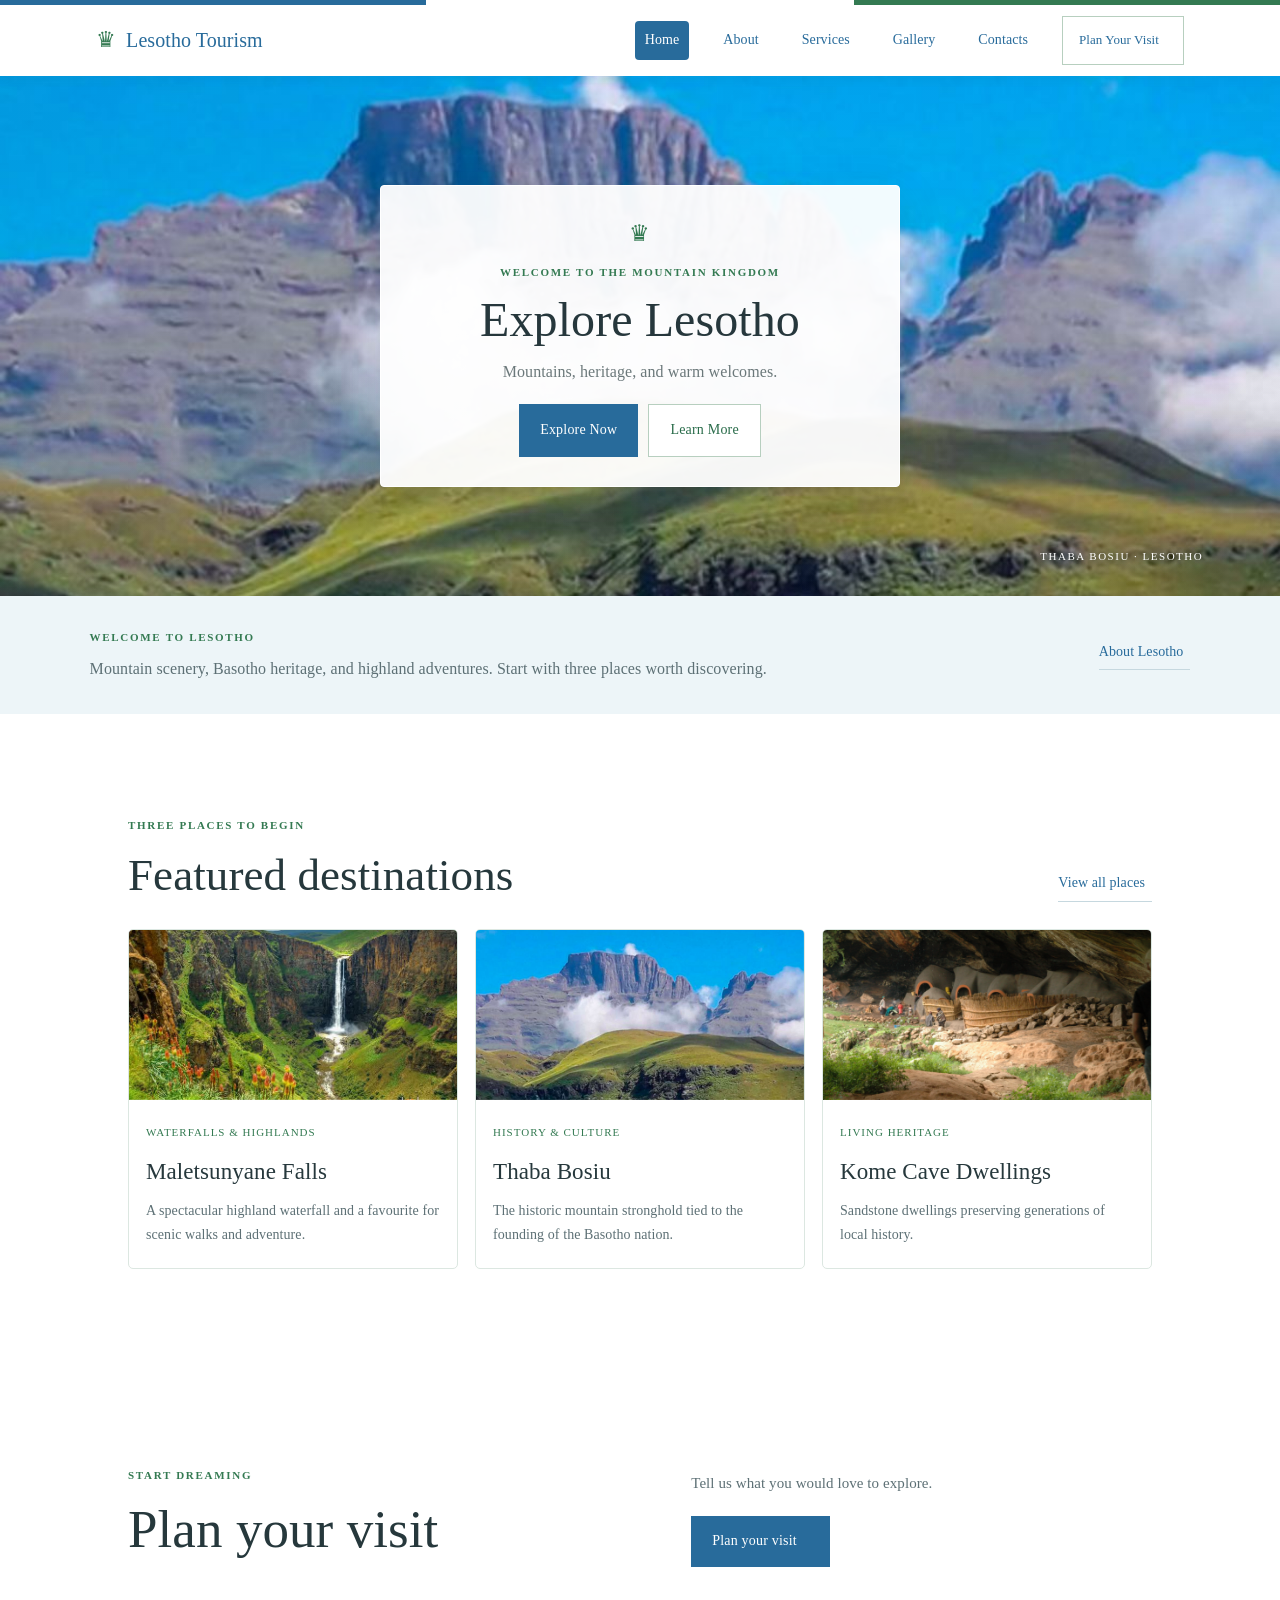
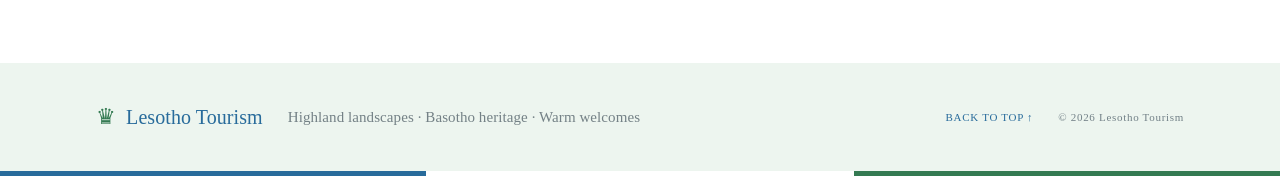
<file: index.html>
<!doctype html>
<html lang="en">

<head>
    <meta charset="utf-8">
    <meta name="viewport" content="width=device-width, initial-scale=1">
    <meta name="description" content="Discover Lesotho's mountain scenery, Basotho culture and highland adventures.">
    <title>Lesotho Tourism | The Mountain Kingdom</title>
    <link rel="stylesheet" href="style.css">
</head>

<body id="top">
    <header class="topbar"><a class="brand" href="index.html"><span class="crown">♛</span> Lesotho Tourism</a><button
            class="menu-toggle" aria-label="Open navigation" aria-expanded="false">☰</button>
        <nav class="nav" aria-label="Main navigation"><a class="active" aria-current="page" href="index.html">Home</a><a
                href="about.html">About</a><a href="services.html">Services</a><a href="gallery.html">Gallery</a><a
                href="contact.html">Contacts</a><a class="visit-link" href="contact.html">Plan Your Visit
                <span></span></a></nav>
    </header>
    <main>
        <section class="hero" id="home"><img class="hero-image" src="pic.jpg"
                alt="High mountain scenery at Thaba Bosiu in Lesotho">
            <div class="hero-wash"></div>
            <div class="welcome"><span class="crown big">♛</span>
                <p class="eyebrow">WELCOME TO THE MOUNTAIN KINGDOM</p>
                <h1>Explore Lesotho</h1>
                <p class="welcome-copy">Mountains, heritage, and warm welcomes.</p>
                <div class="hero-buttons"><a class="button blue" href="gallery.html">Explore Now</a><a
                        class="button ivory" href="about.html">Learn More</a></div>
            </div>
            <p class="image-caption">THABA BOSIU · LESOTHO</p>
        </section><section class="home-intro"><div><p class="eyebrow">WELCOME TO LESOTHO</p><p>Mountain scenery, Basotho heritage, and highland adventures. Start with three places worth discovering.</p></div><a class="text-link" href="about.html">About Lesotho <span></span></a></section>
        
        
        <section class="destinations section" id="places">
            <div class="section-heading">
                <div>
                    <p class="eyebrow">THREE PLACES TO BEGIN</p>
                    <h2>Featured destinations</h2>
                </div><a class="text-link" href="gallery.html">View all places <span></span></a>
            </div>
            <div class="destination-grid">
                <article class="destination"><img src="maletsunyane.jpg" alt="Maletsunyane Falls region">
                    <div><small>WATERFALLS & HIGHLANDS</small>
                        <h3>Maletsunyane Falls</h3>
                        <p>A spectacular highland waterfall and a favourite for scenic walks and adventure.</p>
                    </div>
                </article>
                <article class="destination"><img src="pic.jpg" alt="Thaba Bosiu">
                    <div><small>HISTORY & CULTURE</small>
                        <h3>Thaba Bosiu</h3>
                        <p>The historic mountain stronghold tied to the founding of the Basotho nation.</p>
                    </div>
                </article>
                <article class="destination"><img src="Kome.jpg" alt="Kome Cave Dwellings">
                    <div><small>LIVING HERITAGE</small>
                        <h3>Kome Cave Dwellings</h3>
                        <p>Sandstone dwellings preserving generations of local history.</p>
                    </div>
                </article>
                
                
                
            </div>
        </section>
        
        <section class="contact section">
            <div>
                <p class="eyebrow">START DREAMING</p>
                <h2>Plan your visit</h2>
            </div>
            <div>
                <p>Tell us what you would love to explore.</p><a class="button blue"
                    href="contact.html">Plan your visit <span></span></a>
            </div>
        </section>
    </main>
    <footer><a class="brand" href="index.html"><span class="crown">♛</span> Lesotho Tourism</a>
        <p>Highland landscapes · Basotho heritage · Warm welcomes</p><a href="#top" class="back-top">BACK TO TOP
            ↑</a><small>© 2026 Lesotho Tourism</small>
    </footer>
    <script src="script.js"></script>
</body>

</html>
</file>
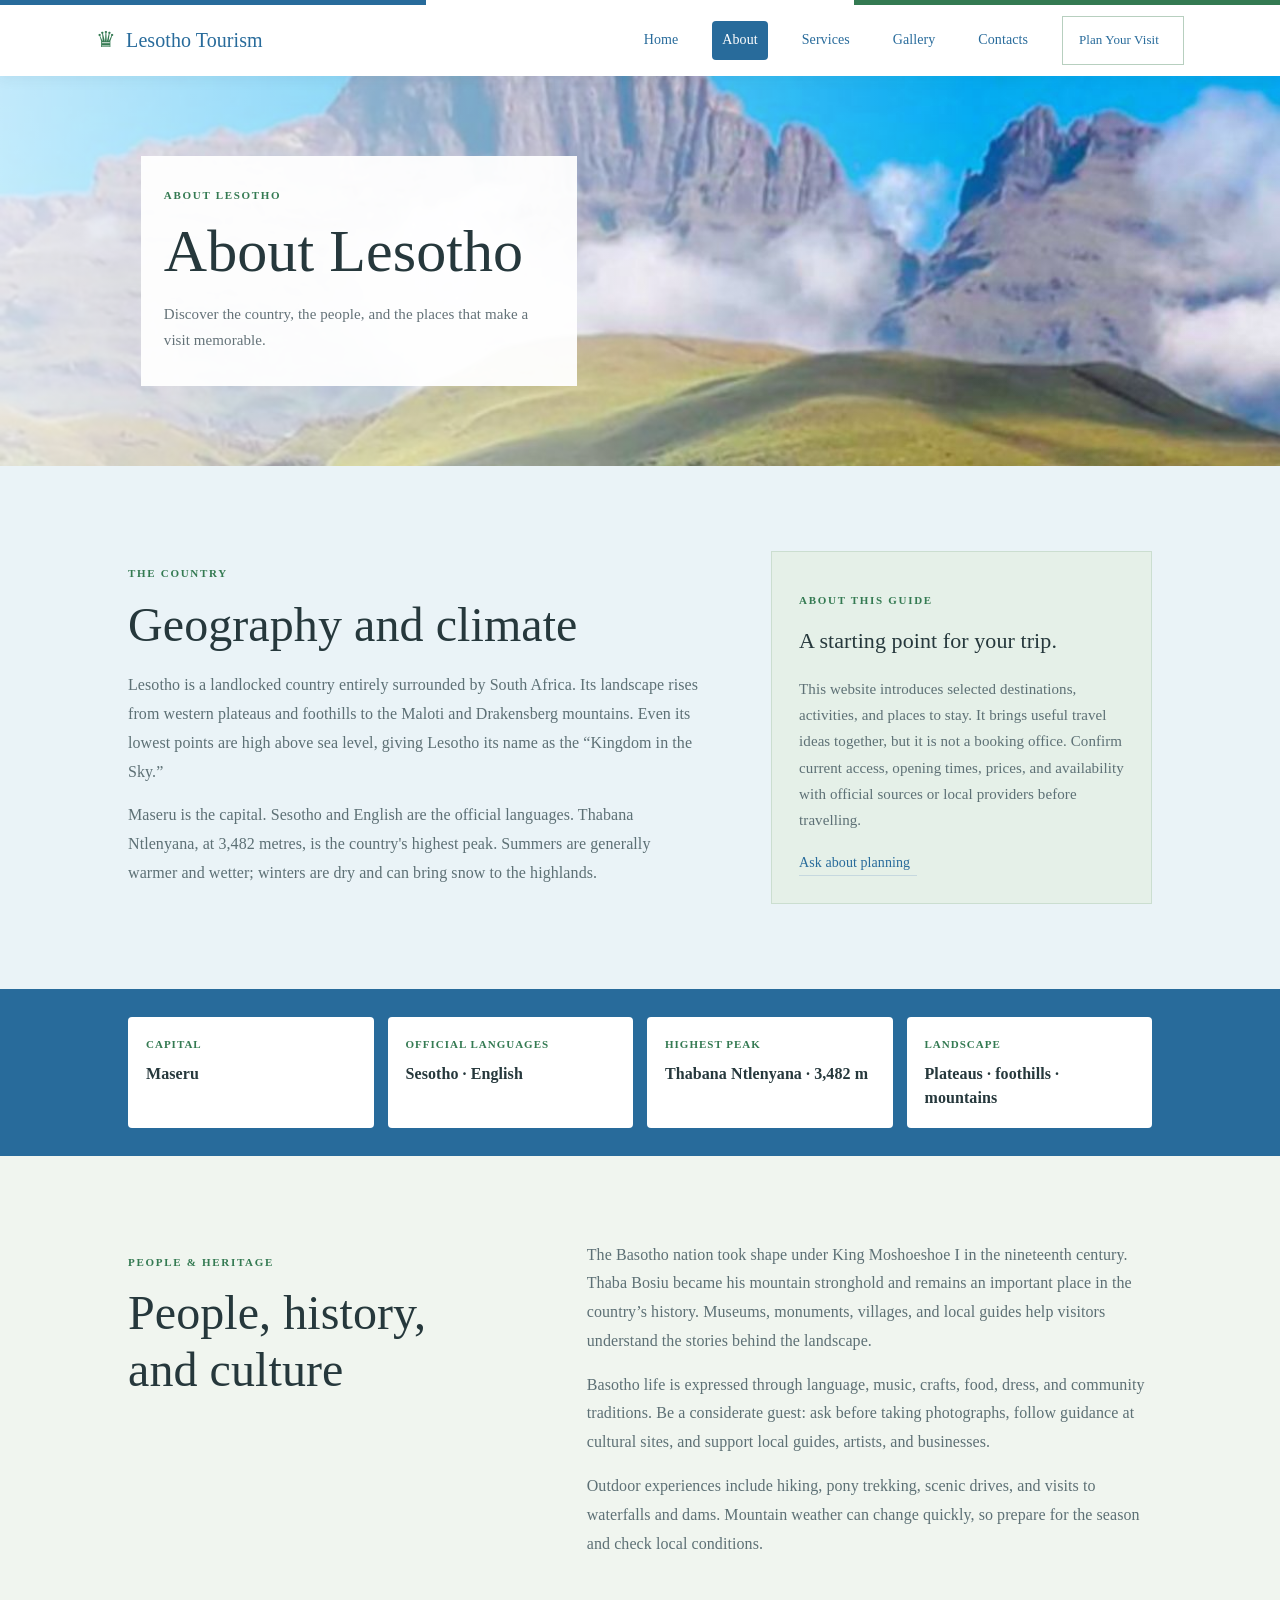
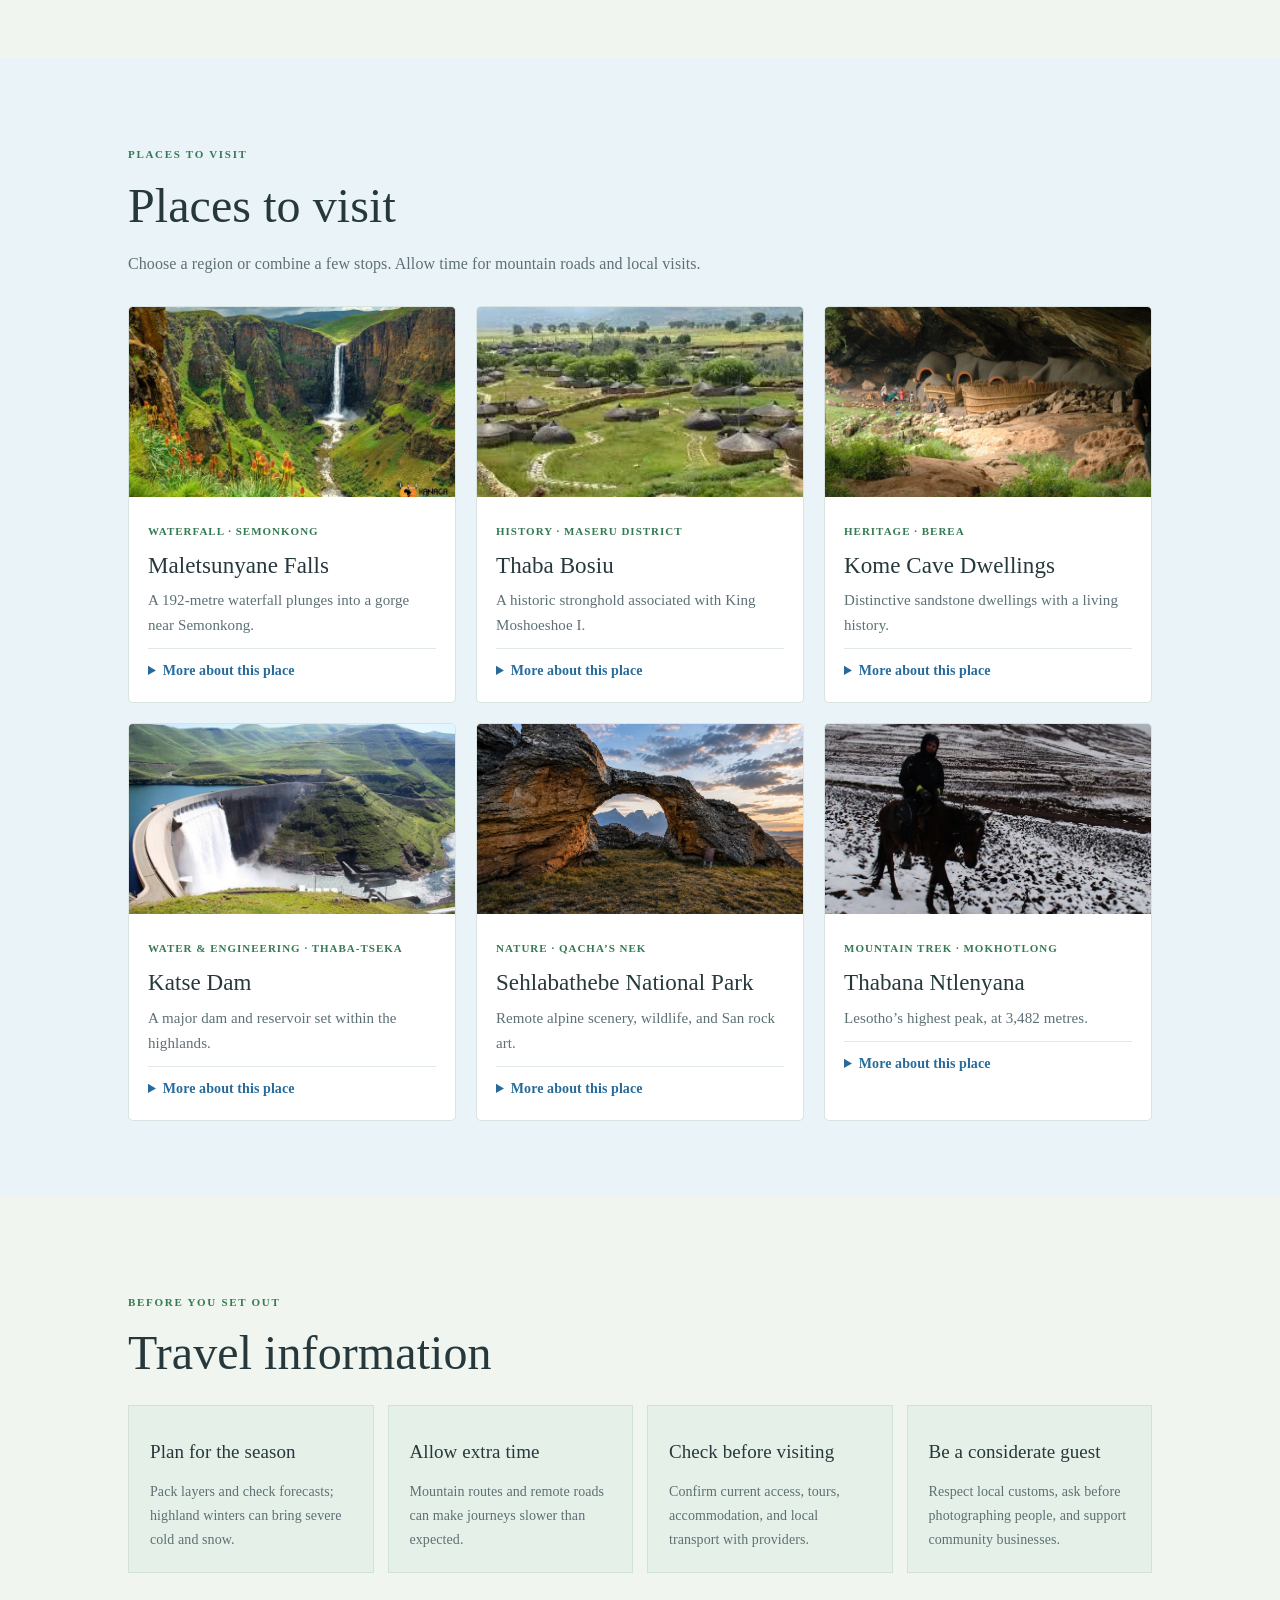
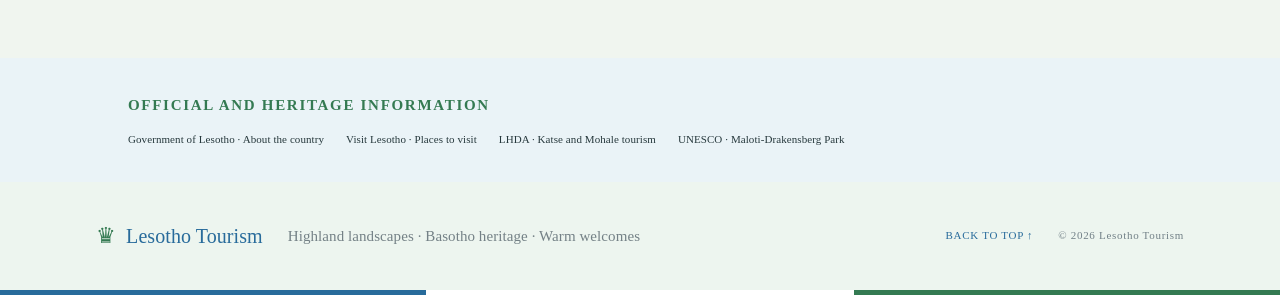
<file: about.html>
<!doctype html><html lang="en"><head><meta charset="utf-8"><meta name="viewport" content="width=device-width, initial-scale=1"><title>About Lesotho | Lesotho Tourism</title><link rel="stylesheet" href="style.css"></head><body id="top"><header class="topbar"><a class="brand" href="index.html"><span class="crown">♛</span> Lesotho Tourism</a><button class="menu-toggle" aria-label="Open navigation" aria-expanded="false">☰</button><nav class="nav" aria-label="Main navigation"><a href="index.html">Home</a><a class="active" aria-current="page" href="about.html">About</a><a href="services.html">Services</a><a href="gallery.html">Gallery</a><a href="contact.html">Contacts</a><a class="visit-link" href="contact.html">Plan Your Visit <span></span></a></nav></header><main>
<section class="page-hero"><img src="pic.jpg" alt="High mountain landscape in Lesotho"><div class="page-hero-copy"><p class="eyebrow">ABOUT LESOTHO</p><h1>About Lesotho</h1><p>Discover the country, the people, and the places that make a visit memorable.</p></div></section>
<section class="section about-intro" id="country"><div class="about-intro-copy"><p class="eyebrow">THE COUNTRY</p><h2>Geography and climate</h2><p>Lesotho is a landlocked country entirely surrounded by South Africa. Its landscape rises from western plateaus and foothills to the Maloti and Drakensberg mountains. Even its lowest points are high above sea level, giving Lesotho its name as the “Kingdom in the Sky.”</p><p>Maseru is the capital. Sesotho and English are the official languages. Thabana Ntlenyana, at 3,482 metres, is the country's highest peak. Summers are generally warmer and wetter; winters are dry and can bring snow to the highlands.</p></div><aside class="about-guide-note"><p class="eyebrow">ABOUT THIS GUIDE</p><h3>A starting point for your trip.</h3><p>This website introduces selected destinations, activities, and places to stay. It brings useful travel ideas together, but it is not a booking office. Confirm current access, opening times, prices, and availability with official sources or local providers before travelling.</p><a class="text-link" href="contact.html">Ask about planning <span></span></a></aside></section>
<section class="quick-facts"><article><span>CAPITAL</span><strong>Maseru</strong></article><article><span>OFFICIAL LANGUAGES</span><strong>Sesotho · English</strong></article><article><span>HIGHEST PEAK</span><strong>Thabana Ntlenyana · 3,482 m</strong></article><article><span>LANDSCAPE</span><strong>Plateaus · foothills · mountains</strong></article></section>
<section class="section about-people"><div><p class="eyebrow">PEOPLE & HERITAGE</p><h2>People, history, and culture</h2></div><div><p>The Basotho nation took shape under King Moshoeshoe I in the nineteenth century. Thaba Bosiu became his mountain stronghold and remains an important place in the country’s history. Museums, monuments, villages, and local guides help visitors understand the stories behind the landscape.</p><p>Basotho life is expressed through language, music, crafts, food, dress, and community traditions. Be a considerate guest: ask before taking photographs, follow guidance at cultural sites, and support local guides, artists, and businesses.</p><p>Outdoor experiences include hiking, pony trekking, scenic drives, and visits to waterfalls and dams. Mountain weather can change quickly, so prepare for the season and check local conditions.</p></div></section>
<section class="place-guide"><div class="place-guide-heading"><p class="eyebrow">PLACES TO VISIT</p><h2>Places to visit</h2><p>Choose a region or combine a few stops. Allow time for mountain roads and local visits.</p></div><div class="place-guide-grid">
<article class="place-guide-card"><img src="maletsunyane.jpg" alt="Maletsunyane Falls in a mountain gorge"><div><span>WATERFALL · SEMONKONG</span><h3>Maletsunyane Falls</h3><p>A 192-metre waterfall plunges into a gorge near Semonkong.</p><details><summary>More about this place</summary><p>Enjoy the viewpoints and surrounding highland scenery. Local operators can arrange guides, pony trips, hikes, and abseiling. Confirm activity availability and safety arrangements before booking.</p></details></div></article>
<article class="place-guide-card"><img src="thaba-busiu.jpg" alt="Thaba Bosiu historic mountain"><div><span>HISTORY · MASERU DISTRICT</span><h3>Thaba Bosiu</h3><p>A historic stronghold associated with King Moshoeshoe I.</p><details><summary>More about this place</summary><p>Located about 24 kilometres from Maseru, Thaba Bosiu is a national monument and important site in Basotho history. Allow time for the cultural village and local interpretation.</p></details></div></article>
<article class="place-guide-card"><img src="Kome.jpg" alt="Kome Cave Dwellings built into sandstone"><div><span>HERITAGE · BEREA</span><h3>Kome Cave Dwellings</h3><p>Distinctive sandstone dwellings with a living history.</p><details><summary>More about this place</summary><p>The dwellings are in the Pulane area of Berea. The site is connected with Basotho family histories and cultural activities. Follow local guidance, since the site is still part of community life.</p></details></div></article>
<article class="place-guide-card"><img src="katse.jpg" alt="Katse Dam reservoir among mountain ranges"><div><span>WATER & ENGINEERING · THABA-TSEKA</span><h3>Katse Dam</h3><p>A major dam and reservoir set within the highlands.</p><details><summary>More about this place</summary><p>Learn about the Lesotho Highlands Water Project and the surrounding mountain scenery. The LHDA lists dam-wall tours and visitor information; check its current schedule and booking requirements before travelling.</p></details></div></article>
<article class="place-guide-card"><img src="sehlabathebe.jpg" alt="Open grasslands and rock formations in Sehlabathebe National Park"><div><span>NATURE · QACHA’S NEK</span><h3>Sehlabathebe National Park</h3><p>Remote alpine scenery, wildlife, and San rock art.</p><details><summary>More about this place</summary><p>Lesotho’s first national park is part of the transnational Maloti-Drakensberg World Heritage property. Roads are remote and may be rough; plan transport, accommodation, food, and park access in advance.</p></details></div></article>
<article class="place-guide-card"><img src="thabana.jpg" alt="Mountain scenery near Thabana Ntlenyana"><div><span>MOUNTAIN TREK · MOKHOTLONG</span><h3>Thabana Ntlenyana</h3><p>Lesotho’s highest peak, at 3,482 metres.</p><details><summary>More about this place</summary><p>This high-altitude destination is best approached with careful planning and experienced local support. Prepare for cold, wind, changing weather, and challenging terrain.</p></details></div></article>
</div></section>
<section class="section travel-notes"><p class="eyebrow">BEFORE YOU SET OUT</p><h2>Travel information</h2><div class="travel-note-grid"><article><h3>Plan for the season</h3><p>Pack layers and check forecasts; highland winters can bring severe cold and snow.</p></article><article><h3>Allow extra time</h3><p>Mountain routes and remote roads can make journeys slower than expected.</p></article><article><h3>Check before visiting</h3><p>Confirm current access, tours, accommodation, and local transport with providers.</p></article><article><h3>Be a considerate guest</h3><p>Respect local customs, ask before photographing people, and support community businesses.</p></article></div></section>
<section class="section source-links"><p class="eyebrow">OFFICIAL AND HERITAGE INFORMATION</p><p>Government of Lesotho · About the country</p><p>Visit Lesotho · Places to visit</p><p>LHDA · Katse and Mohale tourism</p><p>UNESCO · Maloti-Drakensberg Park</p></section>
</main><footer><a class="brand" href="index.html"><span class="crown">♛</span> Lesotho Tourism</a><p>Highland landscapes · Basotho heritage · Warm welcomes</p><a href="#top" class="back-top">BACK TO TOP ↑</a><small>© 2026 Lesotho Tourism</small></footer><script src="script.js"></script></body></html>
</file>
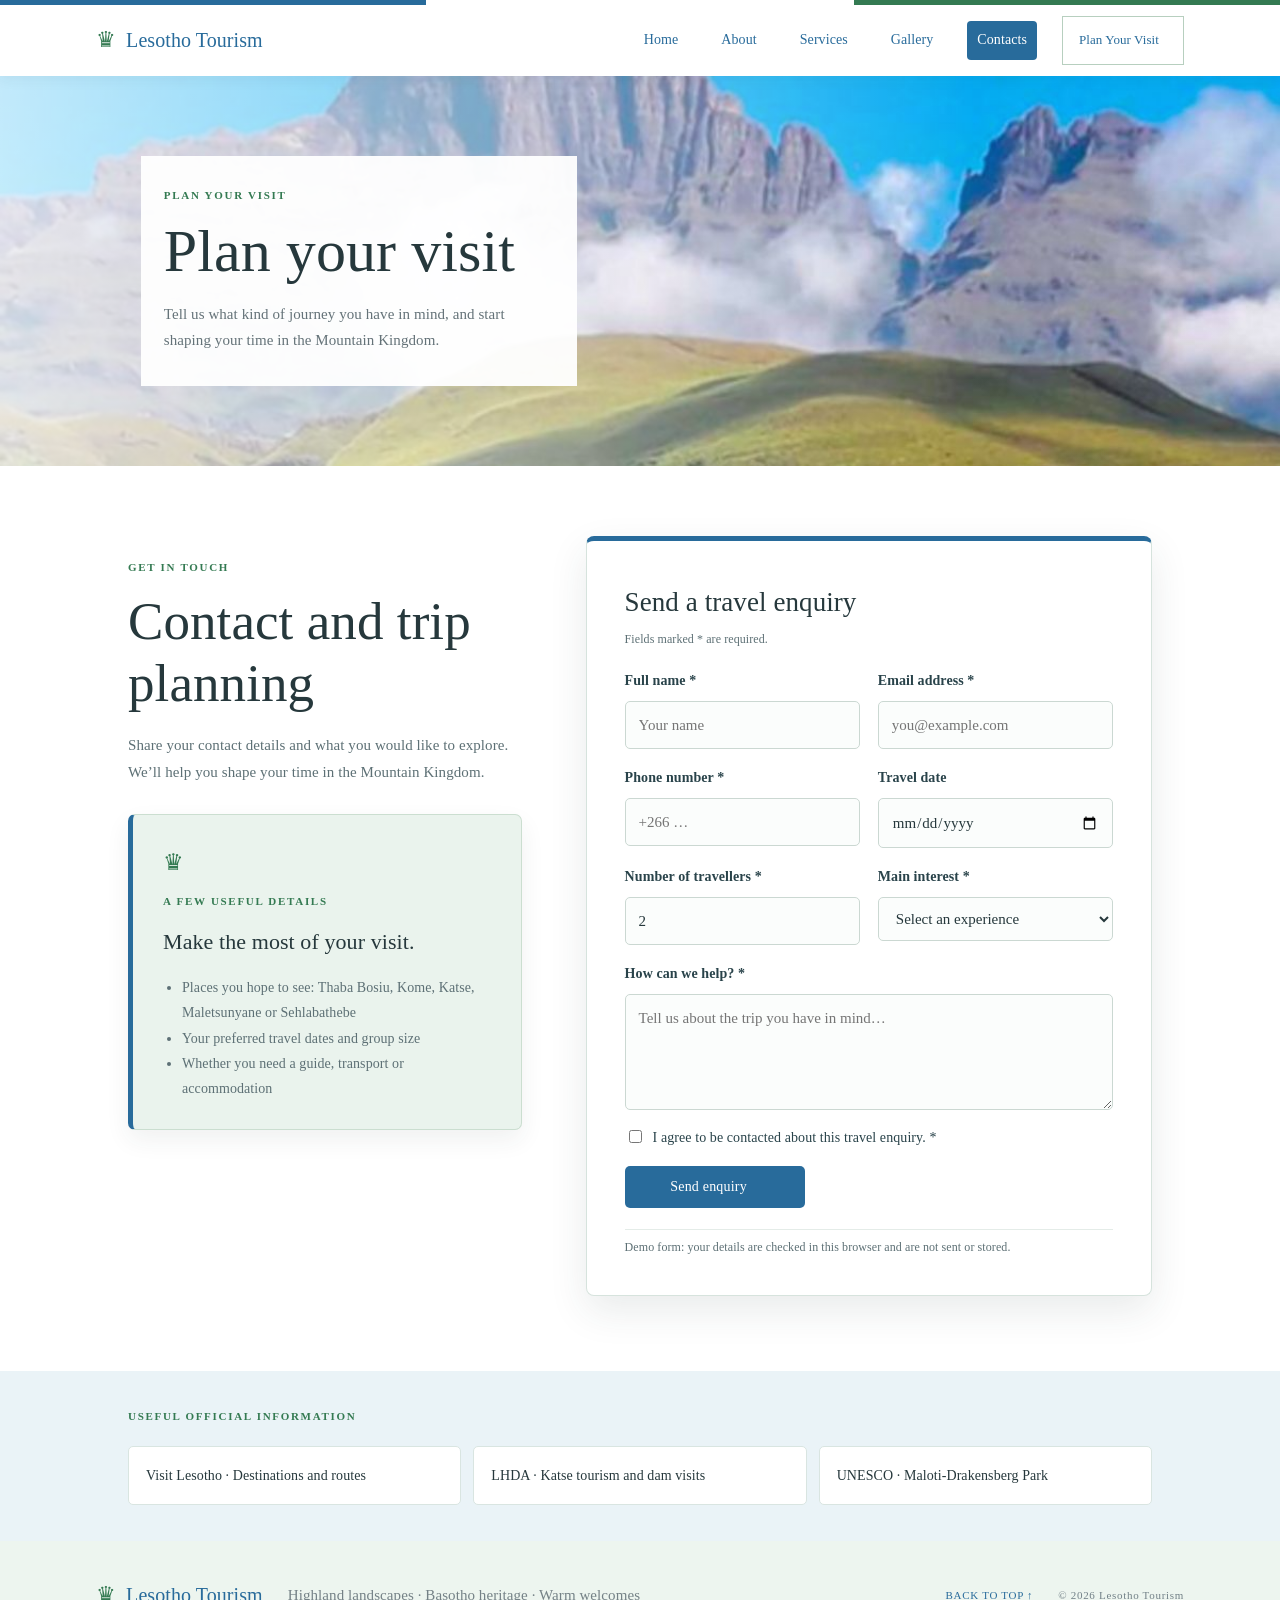
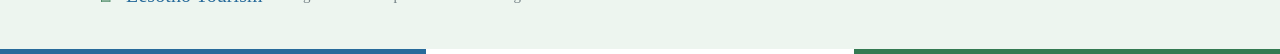
<file: contact.html>
<!doctype html><html lang="en"><head><meta charset="utf-8"><meta name="viewport" content="width=device-width, initial-scale=1"><title>Contacts | Lesotho Tourism</title><link rel="stylesheet" href="style.css"></head><body id="top"><header class="topbar"><a class="brand" href="index.html"><span class="crown">♛</span> Lesotho Tourism</a><button class="menu-toggle" aria-label="Open navigation" aria-expanded="false">☰</button><nav class="nav" aria-label="Main navigation"><a href="index.html">Home</a><a href="about.html">About</a><a href="services.html">Services</a><a href="gallery.html">Gallery</a><a class="active" aria-current="page" href="contact.html">Contacts</a><a class="visit-link" href="contact.html">Plan Your Visit <span></span></a></nav></header><main><section class="page-hero"><img src="pic.jpg" alt="Lesotho mountain landscape"><div class="page-hero-copy"><p class="eyebrow">PLAN YOUR VISIT</p><h1>Plan your visit</h1><p>Tell us what kind of journey you have in mind, and start shaping your time in the Mountain Kingdom.</p></div></section><section class="section contact-layout"><div class="contact-form-intro"><p class="eyebrow">GET IN TOUCH</p><h2>Contact and trip planning</h2><p>Share your contact details and what you would like to explore. We’ll help you shape your time in the Mountain Kingdom.</p><div class="contact-card"><span class="crown big">♛</span><p class="eyebrow">A FEW USEFUL DETAILS</p><h3>Make the most of your visit.</h3><ul><li>Places you hope to see: Thaba Bosiu, Kome, Katse, Maletsunyane or Sehlabathebe</li><li>Your preferred travel dates and group size</li><li>Whether you need a guide, transport or accommodation</li></ul></div></div><form class="contact-form" id="contactForm" novalidate><h3>Send a travel enquiry</h3><p class="form-intro">Fields marked * are required.</p><div class="form-grid"><div class="field"><label for="visitorName">Full name *</label><input id="visitorName" name="name" type="text" autocomplete="name" required minlength="2" placeholder="Your name"><small class="error">Please enter your name (at least 2 characters).</small></div><div class="field"><label for="visitorEmail">Email address *</label><input id="visitorEmail" name="email" type="email" autocomplete="email" required placeholder="you@example.com"><small class="error">Enter a valid email address.</small></div><div class="field"><label for="visitorPhone">Phone number *</label><input id="visitorPhone" name="phone" type="tel" autocomplete="tel" required pattern="[+0-9() .-]{7,20}" placeholder="+266 …"><small class="error">Enter a valid phone number.</small></div><div class="field"><label for="travelDate">Travel date</label><input id="travelDate" name="travelDate" type="date"></div><div class="field"><label for="travelers">Number of travellers *</label><input id="travelers" name="travelers" type="number" min="1" max="30" value="2" required><small class="error">Choose between 1 and 30 travellers.</small></div><div class="field"><label for="interest">Main interest *</label><select id="interest" name="interest" required><option value="" selected disabled>Select an experience</option><option>Culture and heritage</option><option>Hiking and waterfalls</option><option>Pony trekking</option><option>Accommodation</option><option>Transport and itinerary</option></select><small class="error">Please select an interest.</small></div><div class="field field-full"><label for="visitorMessage">How can we help? *</label><textarea id="visitorMessage" name="message" rows="4" required minlength="10" placeholder="Tell us about the trip you have in mind…"></textarea><small class="error">Please enter at least 10 characters.</small></div><div class="field field-full"><label class="consent"><input type="checkbox" id="contactConsent" required><span>I agree to be contacted about this travel enquiry. *</span></label><small class="error">Please confirm before submitting.</small></div><div class="field-full"><button class="button blue form-submit" type="submit">Send enquiry <span></span></button><p class="form-success" id="formSuccess" role="status" aria-live="polite"></p><p class="form-note">Demo form: your details are checked in this browser and are not sent or stored.</p></div></div></form></section><section class="contact-sources"><p class="eyebrow">USEFUL OFFICIAL INFORMATION</p><p>Visit Lesotho · Destinations and routes</p><p>LHDA · Katse tourism and dam visits</p><p>UNESCO · Maloti-Drakensberg Park</p></section></main><footer><a class="brand" href="index.html"><span class="crown">♛</span> Lesotho Tourism</a><p>Highland landscapes · Basotho heritage · Warm welcomes</p><a href="#top" class="back-top">BACK TO TOP ↑</a><small>© 2026 Lesotho Tourism</small></footer><script src="script.js"></script></body></html>
</file>
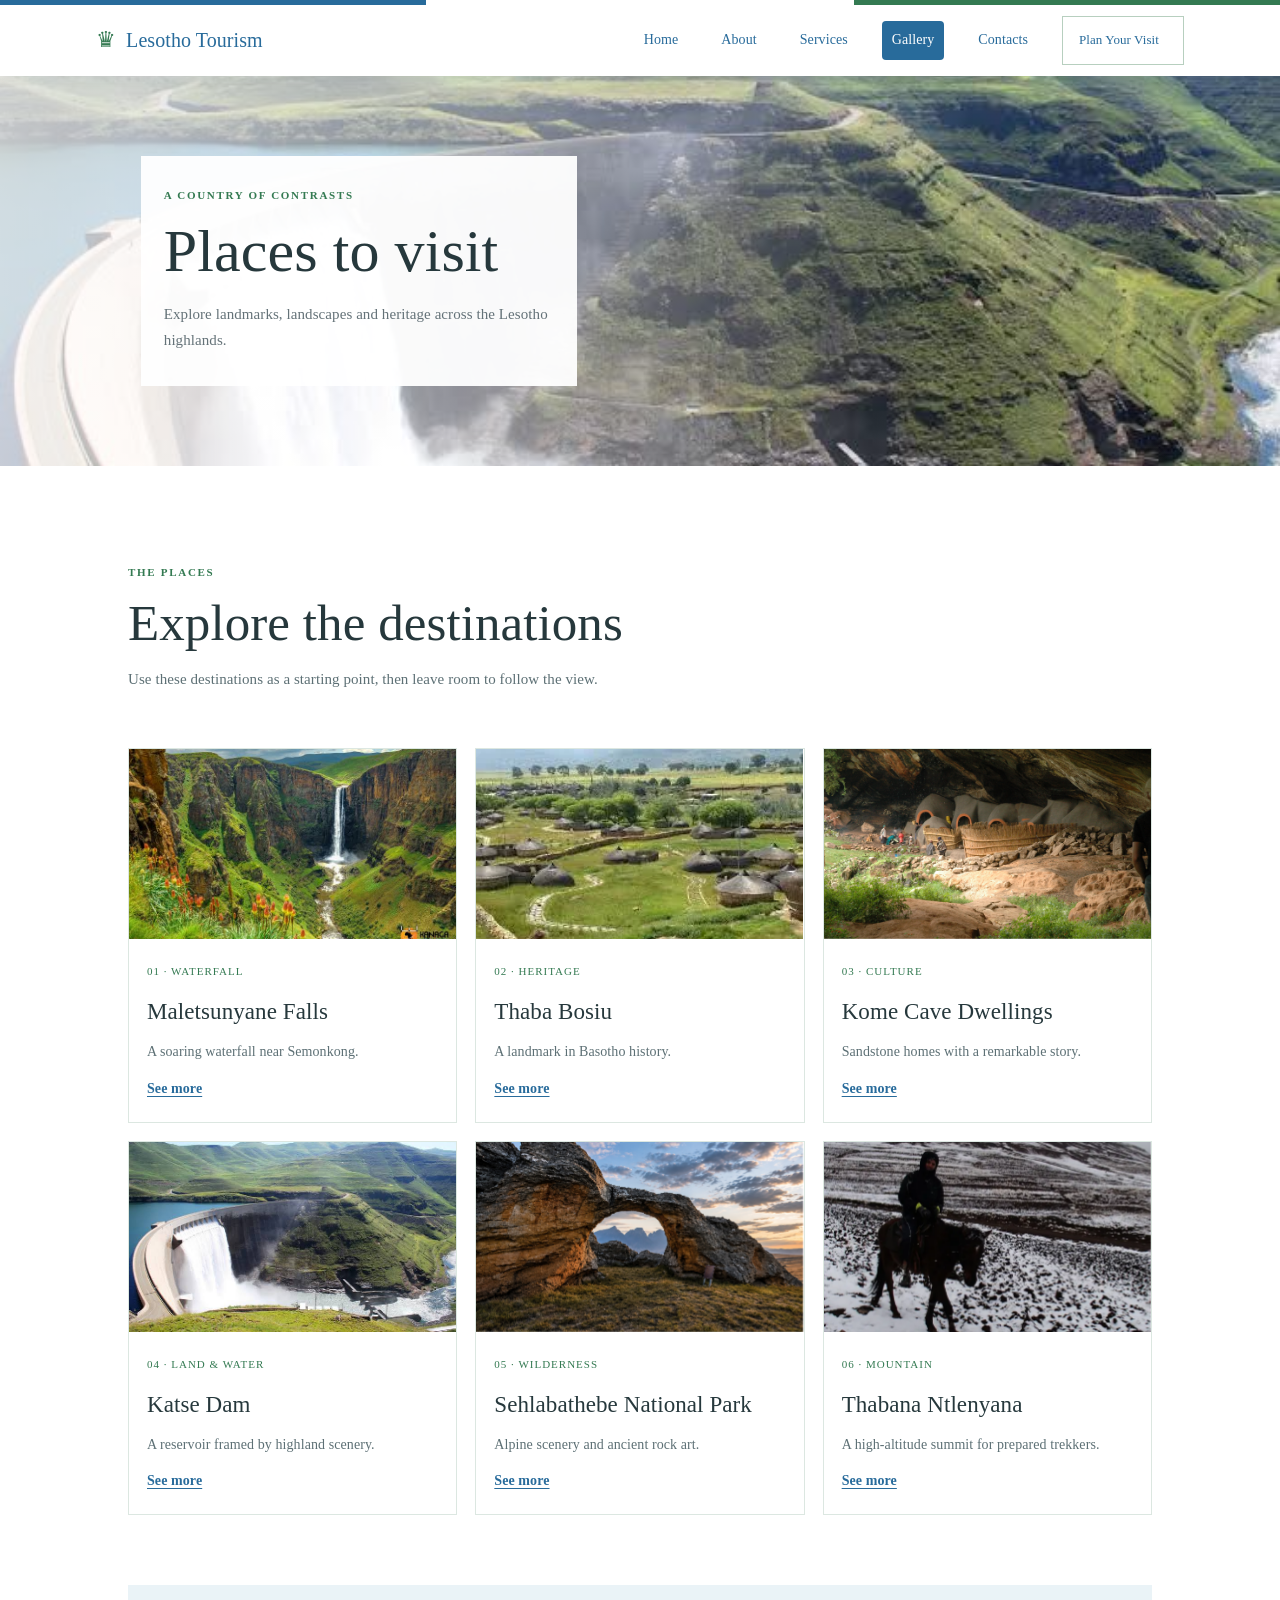
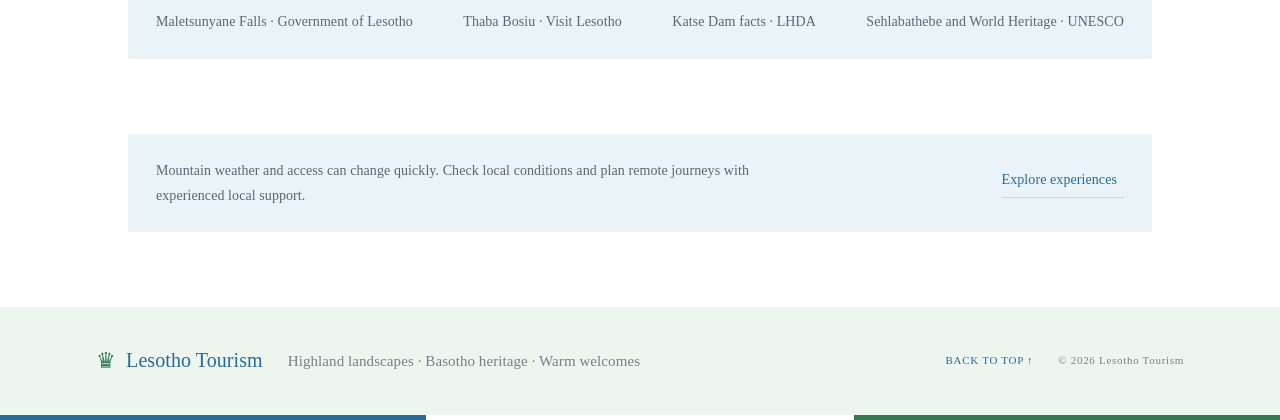
<file: gallery.html>
<!doctype html>
<html lang="en">

<head>
    <meta charset="utf-8">
    <meta name="viewport" content="width=device-width, initial-scale=1">
    <title>Places & Gallery | Lesotho Tourism</title>
    <link rel="stylesheet" href="style.css">
</head>

<body id="top">
    <header class="topbar"><a class="brand" href="index.html"><span class="crown">♛</span> Lesotho Tourism</a><button
            class="menu-toggle" aria-label="Open navigation" aria-expanded="false">☰</button>
        <nav class="nav" aria-label="Main navigation"><a href="index.html">Home</a><a href="about.html">About</a><a
                href="services.html">Services</a><a class="active" aria-current="page" href="gallery.html">Gallery</a><a href="contact.html">Contacts</a><a
                class="visit-link" href="contact.html">Plan Your Visit <span></span></a></nav>
    </header>
    <main>
        <section class="page-hero"><img src="katse.jpg" alt="Katse Dam and the Lesotho highlands">
            <div class="page-hero-copy">
                <p class="eyebrow">A COUNTRY OF CONTRASTS</p>
                <h1>Places to visit</h1>
                <p>Explore landmarks, landscapes and heritage across the Lesotho highlands.</p>
            </div>
        </section>
        <section class="section gallery-intro">
            <p class="eyebrow">THE PLACES</p>
            <h2>Explore the destinations</h2>
            <p>Use these destinations as a starting point, then leave room to follow the view.</p>
        </section>
        <section class="gallery-grid">
            <article><img src="maletsunyane.jpg" alt="Maletsunyane Falls region">
                <div><small>01 · WATERFALL</small>
                    <h3>Maletsunyane Falls</h3>
                    <p class="gallery-summary">A soaring waterfall near Semonkong.</p><details class="gallery-more"><summary>See more</summary><p>The single-drop falls plunge 192 metres. Take in the views, hike nearby, or ask local operators about guided activities and abseiling.</p></details>
                </div>
            </article>
            <article><img src="thaba-busiu.jpg" alt="Thaba Bosiu">
                <div><small>02 · HERITAGE</small>
                    <h3>Thaba Bosiu</h3>
                    <p class="gallery-summary">A landmark in Basotho history.</p><details class="gallery-more"><summary>See more</summary><p>King Moshoeshoe I established his mountain stronghold here in 1824. Visit the cultural village and learn about the formation of the Basotho nation.</p></details>
                </div>
            </article>
            <article><img src="Kome.jpg" alt="Kome Cave Dwellings">
                <div><small>03 · CULTURE</small>
                    <h3>Kome Cave Dwellings</h3>
                    <p class="gallery-summary">Sandstone homes with a remarkable story.</p><details class="gallery-more"><summary>See more</summary><p>See homes built into sandstone rock and learn about the families and traditions connected with this remarkable site.</p></details>
                </div>
            </article>
            <article><img src="katse.jpg" alt="Katse Dam">
                <div><small>04 · LAND & WATER</small>
                    <h3>Katse Dam</h3>
                    <p class="gallery-summary">A reservoir framed by highland scenery.</p><details class="gallery-more"><summary>See more</summary><p>The Katse Dam wall rises 185 metres. The reservoir and surrounding highlands make a memorable stop; check with LHDA for current visitor tours.</p></details>
                </div>
            </article>
            <article><img src="sehlabathebe.jpg" alt="Sehlabathebe National Park">
                <div><small>05 · WILDERNESS</small>
                    <h3>Sehlabathebe National Park</h3>
                    <p class="gallery-summary">Alpine scenery and ancient rock art.</p><details class="gallery-more"><summary>See more</summary><p>Part of the Maloti-Drakensberg transnational World Heritage property, the park is known for mountain scenery, rare species and San rock art.</p></details>
                </div>
            </article>
            <article><img src="thabana.jpg" alt="Thabana Ntlenyana">
                <div><small>06 · MOUNTAIN</small>
                    <h3>Thabana Ntlenyana</h3>
                    <p class="gallery-summary">A high-altitude summit for prepared trekkers.</p><details class="gallery-more"><summary>See more</summary><p>At 3,482 metres, this is the highest peak in Lesotho. Plan with experienced local support and prepare for changing high-altitude weather.</p></details>
                </div>
            </article>
        </section>
        <section class="gallery-tip">
            <p>Maletsunyane Falls · Government of Lesotho</p>
            <p>Thaba Bosiu · Visit Lesotho</p>
            <p>Katse Dam facts ·
                    LHDA</p>
            <p>Sehlabathebe and World
                    Heritage · UNESCO</p>
        </section>
        <section class="gallery-tip">
            <p>Mountain weather and access can change quickly. Check local conditions and plan remote journeys with
                experienced local support.</p><a class="text-link" href="services.html">Explore experiences
                <span></span></a>
        </section>
    </main>
    <footer><a class="brand" href="index.html"><span class="crown">♛</span> Lesotho Tourism</a>
        <p>Highland landscapes · Basotho heritage · Warm welcomes</p><a href="#top" class="back-top">BACK TO TOP
            ↑</a><small>© 2026 Lesotho Tourism</small>
    </footer>
    <script src="script.js"></script>
</body>

</html>
</file>
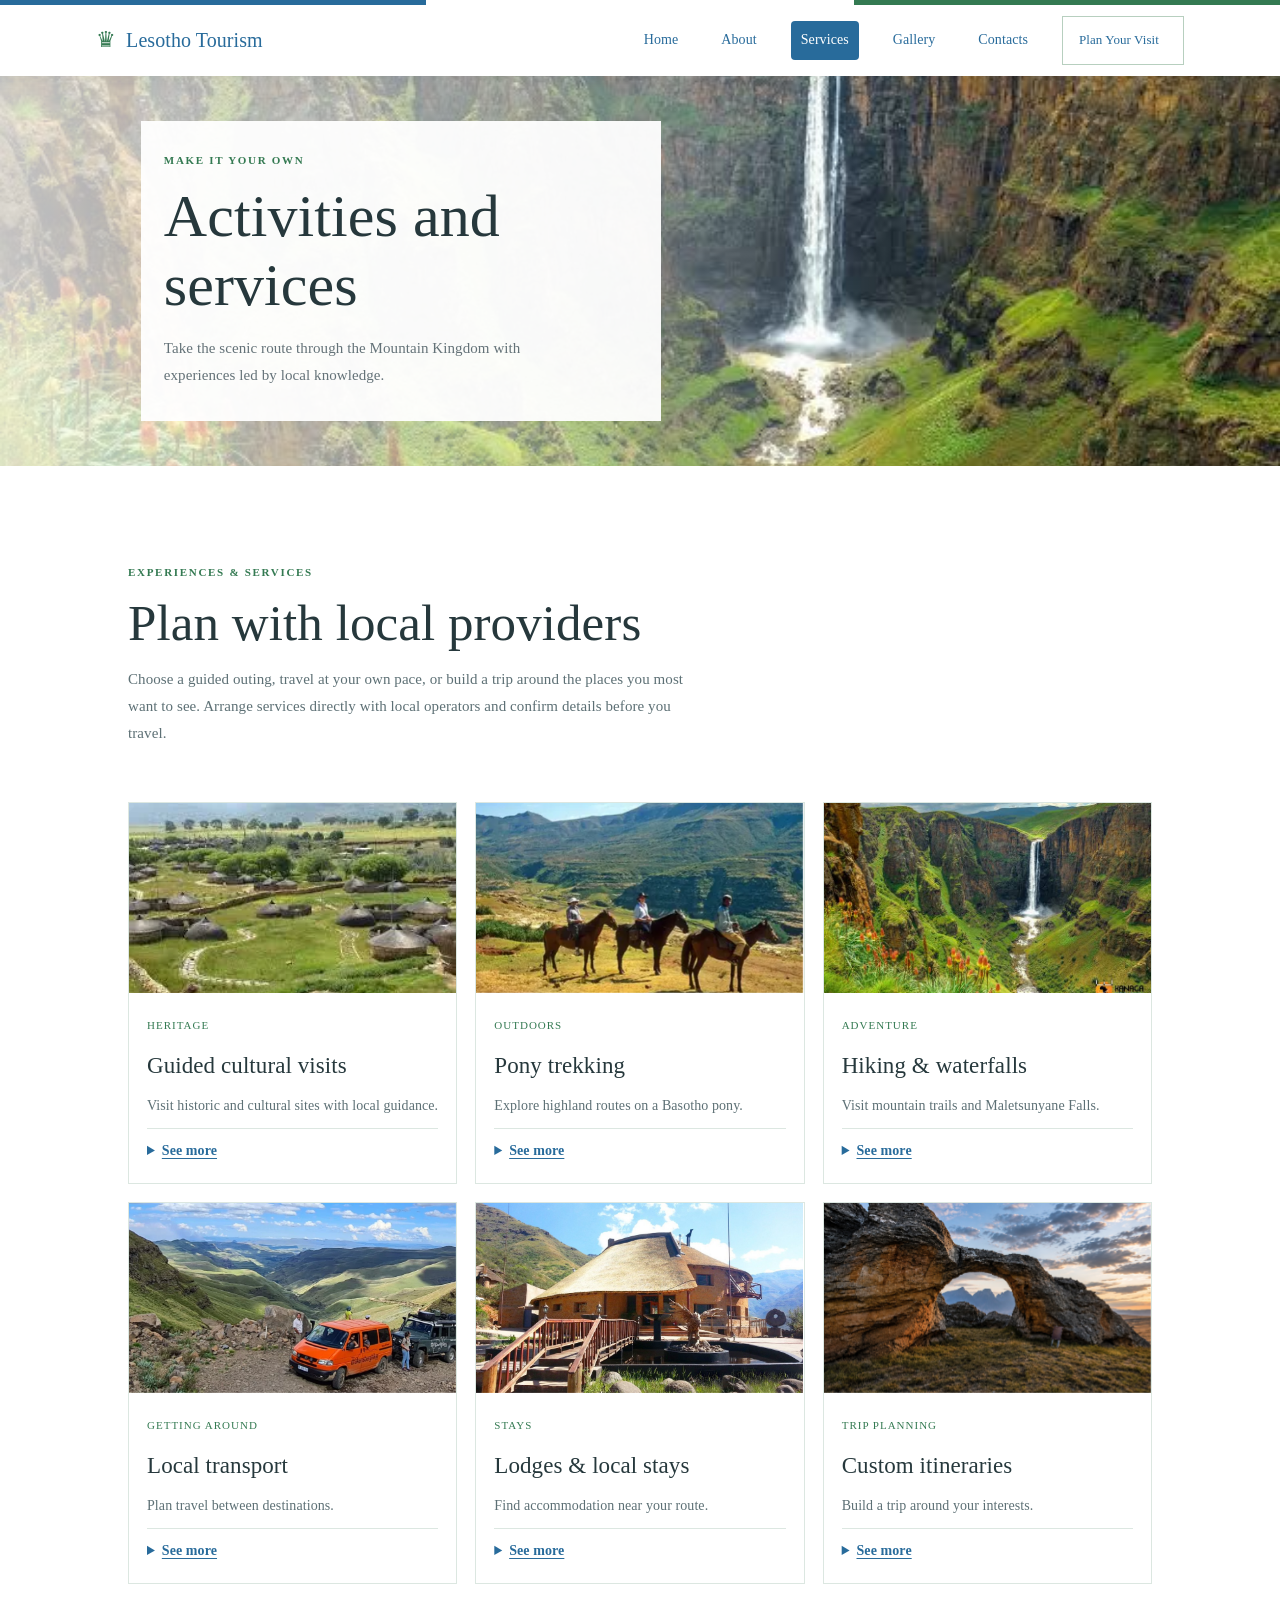
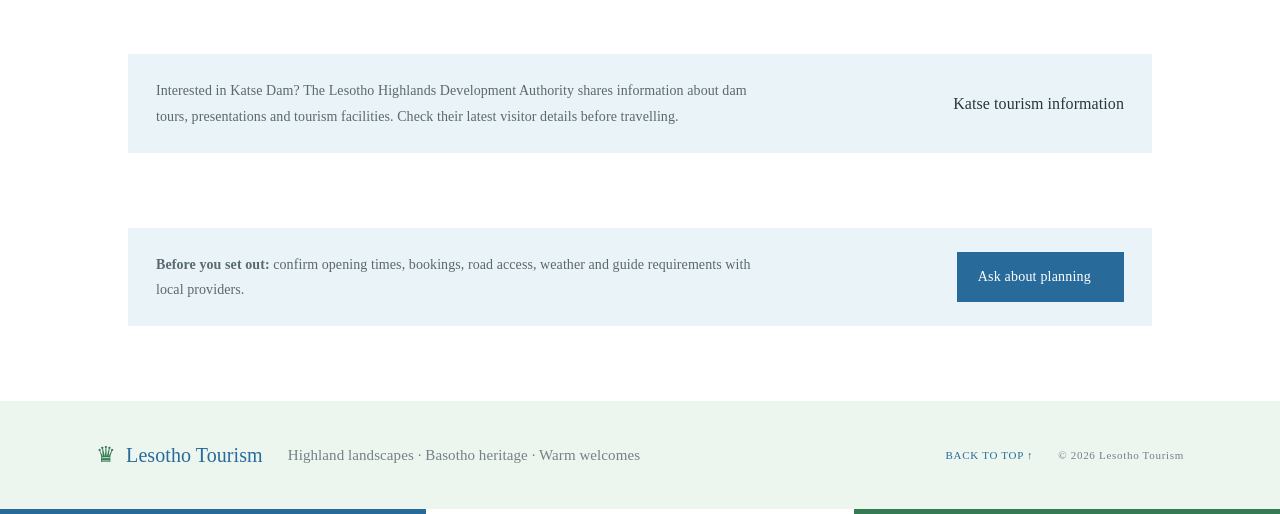
<file: services.html>
<!doctype html><html lang="en"><head><meta charset="utf-8"><meta name="viewport" content="width=device-width, initial-scale=1"><title>Experiences | Lesotho Tourism</title><link rel="stylesheet" href="style.css"></head><body id="top"><header class="topbar"><a class="brand" href="index.html"><span class="crown">♛</span> Lesotho Tourism</a><button class="menu-toggle" aria-label="Open navigation" aria-expanded="false">☰</button><nav class="nav" aria-label="Main navigation"><a href="index.html">Home</a><a href="about.html">About</a><a class="active" aria-current="page" href="services.html">Services</a><a href="gallery.html">Gallery</a><a href="contact.html">Contacts</a><a class="visit-link" href="contact.html">Plan Your Visit <span></span></a></nav></header><main><section class="page-hero"><img src="maletsunyane.jpg" alt="Lesotho highland scenery"><div class="page-hero-copy"><p class="eyebrow">MAKE IT YOUR OWN</p><h1>Activities and services</h1><p>Take the scenic route through the Mountain Kingdom with experiences led by local knowledge.</p></div></section><section class="section service-intro"><p class="eyebrow">EXPERIENCES & SERVICES</p><h2>Plan with local providers</h2><p>Choose a guided outing, travel at your own pace, or build a trip around the places you most want to see. Arrange services directly with local operators and confirm details before you travel.</p></section><section class="service-grid"><article><img src="thaba-busiu.jpg" alt="Thaba Bosiu"><div><small>HERITAGE</small><h3>Guided cultural visits</h3><p class="service-summary">Visit historic and cultural sites with local guidance.</p><details class="service-more"><summary>See more</summary><p>Visit Thaba Bosiu, the mountain stronghold of King Moshoeshoe I, or explore Kome Cave Dwellings with a local guide. Ask in advance about opening times, guide availability and cultural protocols.</p></details></div></article><article><img src="download.webp" alt="Basotho pony"><div><small>OUTDOORS</small><h3>Pony trekking</h3><p class="service-summary">Explore highland routes on a Basotho pony.</p><details class="service-more"><summary>See more</summary><p>Basotho pony treks offer a way to reach highland paths and rural villages. Options range from shorter rides to multi-day routes; confirm route length, equipment, accommodation and riding experience with the operator.</p></details></div></article><article><img src="maletsunyane.jpg" alt="Mountain scenery"><div><small>ADVENTURE</small><h3>Hiking & waterfalls</h3><p class="service-summary">Visit mountain trails and Maletsunyane Falls.</p><details class="service-more"><summary>See more</summary><p>Maletsunyane Falls near Semonkong drops 192 metres. Depending on local arrangements, visitors can enjoy viewpoints, hiking and abseiling; confirm current access and safety requirements before booking.</p></details></div></article><article><img src="trans.webp" alt="Transport for mountain roads"><div><small>GETTING AROUND</small><h3>Local transport</h3><p class="service-summary">Plan travel between destinations.</p><details class="service-more"><summary>See more</summary><p>Mountain roads can be challenging and journey times vary. Arrange a suitable vehicle and driver for your route, and check road and weather conditions before departure.</p></details></div></article><article><img src="lodge-outsife21-1024x768.jpg" alt="Lodge accommodation"><div><small>STAYS</small><h3>Lodges & local stays</h3><p class="service-summary">Find accommodation near your route.</p><details class="service-more"><summary>See more</summary><p>Choose accommodation close to the places on your route. Booking ahead is especially helpful for remote areas; ask about meals, transport, facilities and local community experiences.</p></details></div></article><article><img src="sehlabathebe.jpg" alt="Sehlabathebe landscape"><div><small>TRIP PLANNING</small><h3>Custom itineraries</h3><p class="service-summary">Build a trip around your interests.</p><details class="service-more"><summary>See more</summary><p>Plan realistic travel days between destinations. A local operator can help combine heritage visits, hiking, pony trekking and time to enjoy the scenery without rushing.</p></details></div></article></section><section class="service-note"><p>Interested in Katse Dam? The Lesotho Highlands Development Authority shares information about dam tours, presentations and tourism facilities. Check their latest visitor details before travelling.</p>Katse tourism information</section><section class="service-note"><p><b>Before you set out:</b> confirm opening times, bookings, road access, weather and guide requirements with local providers.</p><a class="button blue" href="contact.html">Ask about planning <span></span></a></section></main><footer><a class="brand" href="index.html"><span class="crown">♛</span> Lesotho Tourism</a><p>Highland landscapes · Basotho heritage · Warm welcomes</p><a href="#top" class="back-top">BACK TO TOP ↑</a><small>© 2026 Lesotho Tourism</small></footer><script src="script.js"></script></body></html>
</file>
<file: style.css>
:root{--ink:#25333a;--muted:#677780;--blue:#69acd5;--blue-dark:#418dbd;--gold:#c4a263;--cream:#fffefa;--pale:#f4f9fc}*{box-sizing:border-box}html{scroll-behavior:smooth}body{margin:0;background:var(--cream);color:var(--ink);font-family:Georgia,'Times New Roman',serif}a{color:inherit;text-decoration:none}.topbar{height:76px;background:rgba(255,254,250,.97);display:flex;align-items:center;justify-content:space-between;padding:0 7.5%;position:sticky;top:0;z-index:10;box-shadow:0 2px 16px #263b4b0c}.brand{display:flex;align-items:center;gap:10px;font-family:Georgia,'Times New Roman',serif;font-size:17px;color:#35444a}.crown{font-size:22px;color:var(--gold)}.nav{display:flex;align-items:center;gap:26px;font-size:11px;color:#4d5b60}.nav a:not(.visit-link):hover,.nav .active{color:var(--blue-dark)}.nav .active{border-bottom:1px solid var(--blue);padding-bottom:5px}.visit-link{padding:12px 16px;border:1px solid #dfcfad;color:#59636a}.visit-link span{color:var(--gold);padding-left:8px}.menu-toggle{display:none;border:0;background:transparent;font-size:23px;color:var(--ink)}.hero{height:520px;position:relative;display:grid;place-items:center;overflow:hidden;background:#b7d4e2}.hero-image,.hero-wash{position:absolute;inset:0;width:100%;height:100%}.hero-image{object-fit:cover;object-position:center 45%}.hero-wash{background:linear-gradient(90deg,#f8fbfa38,#ffffff1a 55%,#f2f5f225),linear-gradient(0deg,#344b4d28,transparent 45%)}.welcome{position:relative;z-index:1;width:min(520px,90%);padding:28px 35px 29px;text-align:center;background:rgba(255,254,250,.94);border:1px solid #fff;border-radius:4px;box-shadow:0 14px 45px #253b4d28}.crown.big{font-size:23px}.eyebrow{font-size:9px;letter-spacing:2px;font-weight:700;color:#347a52;margin:12px 0}.welcome .eyebrow{margin:9px 0}.welcome h1{font-family:Georgia,'Times New Roman',serif;font-weight:500;font-size:clamp(29px,4vw,42px);line-height:1.1;margin:8px 0;color:#26373c}.welcome-copy{max-width:390px;margin:11px auto 18px;color:#6b787a;font-size:12px;line-height:1.7}.hero-buttons{display:flex;justify-content:center;gap:10px}.button{display:inline-flex;align-items:center;gap:12px;justify-content:center;padding:11px 19px;font-size:10px;letter-spacing:.2px}.button.blue{background:var(--blue);color:white}.button.blue:hover{background:var(--blue-dark)}.button.ivory{border:1px solid #d8c9a8;color:#276c49;background:#fffefa}.image-caption{position:absolute;right:6%;bottom:19px;color:white;font-size:8px;letter-spacing:1.8px;text-shadow:0 1px 8px #243c4c}.features{position:relative;z-index:2;display:grid;grid-template-columns:repeat(3,1fr);gap:20px;max-width:960px;margin:-1px auto 0;padding:32px 20px 65px}.feature-card{text-align:center;padding:25px 23px 23px;background:#fff;border:1px solid #e9e7de;box-shadow:0 8px 26px #334a5410}.feature-icon{color:var(--gold);font-size:23px}.feature-card h2{font-family:Georgia,'Times New Roman',serif;font-weight:500;font-size:19px;margin:11px 0 7px}.feature-card p{font-size:11px;line-height:1.7;color:var(--muted);min-height:38px;margin:0 0 14px}.feature-card>a,.text-link{font-size:10px;color:#688da0;border-bottom:1px solid #c6d8df;padding-bottom:5px}.feature-card>a span,.text-link span{padding-left:7px;color:var(--gold)}.section{padding:85px 10%}.about{display:grid;grid-template-columns:1.04fr .96fr;align-items:center;gap:8%;background:#f6fafb}.section-image{height:350px}.section-image img{width:100%;height:100%;object-fit:cover}.section-copy h2,.contact h2{font-family:Georgia,'Times New Roman',serif;font-size:clamp(35px,4.3vw,53px);line-height:1.1;font-weight:500;margin:13px 0 18px}.section-copy h2 em,.contact h2 em,.experience-copy h2 em{color:#347a52;font-weight:500}.section-copy>p:not(.eyebrow),.contact>div>p:not(.eyebrow){font-size:12px;line-height:1.9;color:var(--muted);margin-bottom:19px}.destinations{padding-top:90px;padding-bottom:100px}.section-heading{display:flex;justify-content:space-between;align-items:end;margin-bottom:27px}.section-heading h2{font-family:Georgia,'Times New Roman',serif;font-size:clamp(30px,4vw,45px);font-weight:500;margin:9px 0 0}.section-heading>p{font-size:11px;line-height:1.7;color:var(--muted);max-width:250px}.destination-grid{display:grid;grid-template-columns:repeat(3,1fr);gap:17px}.destination{background:white;border:1px solid #eceae4}.destination img{display:block;width:100%;height:170px;object-fit:cover}.destination>div{padding:17px 17px 20px}.destination small{color:#347a52;font-size:8px;letter-spacing:1.3px}.destination h3{font-family:Georgia,'Times New Roman',serif;font-size:20px;font-weight:500;margin:7px 0}.destination p{font-size:10px;line-height:1.65;color:var(--muted);margin:0}.experience-band{display:grid;grid-template-columns:1fr 1fr;background:#eef6f9}.experience-photo{height:440px}.experience-photo img{width:100%;height:100%;object-fit:cover}.experience-copy{align-self:center;padding:50px 12%}.experience-copy h2{font-family:Georgia,'Times New Roman',serif;font-size:clamp(34px,4vw,49px);font-weight:500;line-height:1.08;margin:12px 0 18px}.experience-copy>p:not(.eyebrow){font-size:12px;line-height:1.9;color:var(--muted);margin:0 0 20px}.contact{display:grid;grid-template-columns:1fr 1fr;gap:10%;align-items:center}.contact .button{margin:0 0 10px}.contact small{display:block;color:#8c9697;font-size:9px}footer{padding:27px 7.5%;display:flex;align-items:center;gap:25px;background:#eff6f9}footer>p{font-family:Georgia,'Times New Roman',serif;font-size:12px;color:#748186;margin-right:auto}.back-top,footer>small{font-size:8px;letter-spacing:1px;color:#728087}
@media(max-width:760px){.topbar{height:66px;padding:0 6%}.menu-toggle{display:block}.nav{display:none;position:absolute;top:66px;left:0;right:0;background:var(--cream);padding:20px 6%;flex-direction:column;align-items:stretch;gap:17px;box-shadow:0 12px 20px #263b4b13}.nav.open{display:flex}.nav .active{width:max-content}.visit-link{text-align:center}.hero{height:500px}.welcome{padding:25px 20px}.features{gap:11px;padding:22px 5% 48px}.feature-card{padding:20px 12px}.feature-card h2{font-size:16px}.feature-card p{font-size:10px}.section{padding:65px 7%}.about,.contact{grid-template-columns:1fr;gap:27px}.section-image{height:290px}.section-heading{align-items:start;gap:8px;flex-direction:column}.destination-grid{grid-template-columns:1fr 1fr}.destination img{height:145px}.experience-band{grid-template-columns:1fr}.experience-photo{height:280px}.experience-copy{padding:48px 7%}footer{padding:25px 7%;flex-wrap:wrap;gap:15px}footer>p{order:3;width:100%;margin:0}.back-top{margin-left:auto}}
@media(max-width:480px){.hero{height:480px}.welcome h1{font-size:31px}.features{grid-template-columns:1fr;margin:0 auto;padding:20px 7% 50px}.feature-card{padding:22px}.feature-card p{min-height:auto}.destination-grid{grid-template-columns:1fr}.destination img{height:190px}.section-heading>p{margin-bottom:0}.brand{font-size:15px}}
/* Shared styling for the light luxury pages */
.page-hero{height:390px;position:relative;display:flex;align-items:center;overflow:hidden;background:#dcecf4}.page-hero>img{position:absolute;inset:0;width:100%;height:100%;object-fit:cover}.page-hero:after{content:'';position:absolute;inset:0;background:linear-gradient(90deg,#fffefaed 0%,#fffefac9 43%,#fffefa30 82%)}.page-hero-copy{position:relative;z-index:1;margin-left:11%;max-width:490px}.page-hero-copy h1{font-family:Georgia,'Times New Roman',serif;font-size:clamp(39px,5vw,60px);line-height:1.08;font-weight:500;margin:12px 0}.page-hero-copy h1 em{color:#347a52;font-weight:500}.page-hero-copy>p:last-child{color:#647278;font-size:12px;line-height:1.8;max-width:390px}.story{display:grid;grid-template-columns:.8fr 1.2fr;gap:10%;align-items:start}.story h2,.service-intro h2,.gallery-intro h2,.inner-cta h2,.contact-layout h2{font-family:Georgia,'Times New Roman',serif;font-size:clamp(36px,4.2vw,51px);line-height:1.1;font-weight:500;margin:12px 0}.story h2 em,.service-intro h2 em,.gallery-intro h2 em,.inner-cta h2 em,.contact-layout h2 em{color:#347a52;font-weight:500}.story>div+div p,.service-intro>p:last-child,.gallery-intro>p:last-child,.contact-layout>div>p:not(.eyebrow){font-size:12px;line-height:1.9;color:var(--muted);margin:0 0 15px}.facts{display:grid;grid-template-columns:repeat(3,1fr);gap:20px;padding:42px 10%;background:#f3f8fa}.facts article{background:#fff;padding:25px;border:1px solid #e9e7de}.facts b,.service-grid small,.gallery-grid small{color:#347a52;font-size:9px;letter-spacing:1.4px}.facts h3,.contact-card h3{font-family:Georgia,'Times New Roman',serif;font-size:19px;font-weight:500;margin:10px 0}.facts p{color:var(--muted);font-size:11px;line-height:1.7;margin:0}.inner-cta{display:flex;align-items:center;justify-content:space-between}.service-intro,.gallery-intro{padding-bottom:40px}.service-intro>p:last-child,.gallery-intro>p:last-child{max-width:560px}.service-grid,.gallery-grid{display:grid;grid-template-columns:repeat(3,1fr);gap:18px;padding:0 10% 70px}.service-grid article,.gallery-grid article{background:#fff;border:1px solid #eceae4}.service-grid img,.gallery-grid img{width:100%;height:190px;object-fit:cover;display:block}.service-grid article>div,.gallery-grid article>div{padding:17px 18px 20px}.service-grid h3,.gallery-grid h3{font-family:Georgia,'Times New Roman',serif;font-size:20px;font-weight:500;margin:8px 0}.service-grid p,.gallery-grid p{font-size:10px;line-height:1.7;color:var(--muted);margin:0}.service-note,.gallery-tip{margin:0 10% 75px;padding:24px 28px;background:#f0f7fa;display:flex;align-items:center;justify-content:space-between;gap:20px}.service-note p,.gallery-tip p{color:#596970;font-size:11px;line-height:1.7;max-width:600px;margin:0}.gallery-tip{margin-top:0}.contact-layout{display:grid;grid-template-columns:1fr 1fr;gap:10%;align-items:center}.contact-layout>div>p:not(.eyebrow){margin-bottom:20px}.placeholder-note{display:block;color:#8c9697;font-size:9px;margin-top:12px}.contact-card{background:#f3f8fa;border:1px solid #e5ebeb;padding:32px}.contact-card .eyebrow{margin-top:8px}.contact-card ul{padding-left:17px;color:#657379;font-size:11px;line-height:2}.contact-reminder{padding-top:14px;border-top:1px solid #dce5e6;color:#68767a;font-size:10px;line-height:1.7}
@media(max-width:760px){.page-hero{height:350px}.page-hero-copy{margin-left:7%;margin-right:7%}.story{grid-template-columns:1fr;gap:18px}.facts{grid-template-columns:1fr;padding:28px 7%}.inner-cta{gap:25px;align-items:flex-start;flex-direction:column}.service-grid,.gallery-grid{grid-template-columns:1fr 1fr;padding:0 7% 50px}.service-grid img,.gallery-grid img{height:150px}.service-note,.gallery-tip{margin:0 7% 55px;padding:20px;align-items:flex-start;flex-direction:column}.contact-layout{grid-template-columns:1fr;gap:28px}}
@media(max-width:480px){.page-hero{height:330px}.page-hero-copy h1{font-size:42px}.service-grid,.gallery-grid{grid-template-columns:1fr}.service-grid img,.gallery-grid img{height:190px}}
.source-links,.contact-sources{padding:28px 10%;background:#f4f9fc}.source-links p:not(.eyebrow),.contact-sources p:not(.eyebrow){display:inline-block;margin:5px 22px 5px 0;font-size:11px}.source-links a,.contact-sources a{color:#4d86a2;border-bottom:1px solid #c6d8df;padding-bottom:3px}.service-note{flex-wrap:wrap}.service-note .text-link{white-space:nowrap}
@media(max-width:760px){.source-links,.contact-sources{padding:25px 7%}.source-links p:not(.eyebrow),.contact-sources p:not(.eyebrow){display:block}}

/* Lesotho flag colours: blue, white, green, with black accents. */
:root{--ink:#26383c;--muted:#647579;--blue:#286b9b;--blue-dark:#1e557d;--gold:#347a52;--cream:#fff;--pale:#f1f7f3}
.crown{color:#161e20}.eyebrow{color:#347a52}.feature-icon,.feature-card>a span,.text-link span,.visit-link span{color:#347a52}.button.blue{background:#286b9b;color:#fff}.button.blue:hover{background:#1e557d}.button.ivory,.visit-link{border-color:#b7cfbf;color:#276c49}.topbar{border-top:5px solid transparent;border-image:linear-gradient(to right,#286b9b 0 33.33%,#fff 33.33% 66.66%,#347a52 66.66% 100%) 1;background:#fff}.hero-wash{background:linear-gradient(90deg,rgba(19,48,62,.08),rgba(19,48,62,.02) 60%),linear-gradient(0deg,rgba(19,48,62,.12),transparent 45%)}.page-hero>img{filter:none;transform:none}.page-hero:after{background:linear-gradient(90deg,rgba(255,255,255,.78) 0%,rgba(255,255,255,.54) 36%,rgba(255,255,255,.05) 76%)}.page-hero-copy{background:rgba(255,255,255,.89);padding:18px 23px;max-width:520px}.page-hero-copy h1 em,.section-copy h2 em,.contact h2 em,.experience-copy h2 em{color:#347a52}footer{background:#f2f7f4;border-bottom:5px solid transparent;border-image:linear-gradient(to right,#286b9b 0 33.33%,#fff 33.33% 66.66%,#347a52 66.66% 100%) 1}
.contact-layout{display:grid;grid-template-columns:.85fr 1.15fr;gap:7%;align-items:start}.contact-form-intro h2{font-family:Georgia,'Times New Roman',serif;font-size:clamp(35px,4.3vw,53px);line-height:1.1;font-weight:500;margin:13px 0 18px}.contact-form-intro>p:not(.eyebrow){font-size:12px;line-height:1.9;color:var(--muted);margin-bottom:25px}.contact-card{padding:23px;background:#f1f7f3;border:1px solid #dce9e0}.contact-card h3,.contact-form h3{font-family:Georgia,'Times New Roman',serif;font-size:22px;font-weight:500}.contact-card ul{padding-left:19px;color:var(--muted);font-size:11px;line-height:1.8}.contact-form{padding:28px;background:#fff;border:1px solid #dce6e0;box-shadow:0 12px 35px rgba(37,65,52,.08)}.form-intro,.form-note{font-size:10px;color:var(--muted)}.form-grid{display:grid;grid-template-columns:1fr 1fr;gap:15px}.field{display:flex;flex-direction:column;gap:6px}.field-full{grid-column:1/-1}.field label{font-size:11px;font-weight:700;color:var(--ink)}.field input:not([type=checkbox]),.field select,.field textarea{width:100%;padding:11px 12px;border:1px solid #cbd8d2;border-radius:3px;background:#fff;font:12px Georgia,'Times New Roman',serif;color:var(--ink)}.field input:focus,.field select:focus,.field textarea:focus{outline:2px solid rgba(40,107,155,.22);border-color:#286b9b}.field input[aria-invalid=true],.field select[aria-invalid=true],.field textarea[aria-invalid=true]{border-color:#bf4646}.error{display:none;color:#ad3434;font-size:10px}.field.invalid .error{display:block}.consent{display:flex!important;flex-direction:row;align-items:center;gap:8px;font-weight:400!important}.consent input{accent-color:#286b9b}.form-submit{border:0;cursor:pointer}.form-success{font-size:12px;font-weight:700;color:#276c49;margin:9px 0 0}.form-note{margin:8px 0 0}
@media(max-width:760px){.contact-layout{grid-template-columns:1fr;gap:28px}.contact-form{padding:21px}.page-hero-copy{max-width:90%}}
@media(max-width:480px){.form-grid{grid-template-columns:1fr}.field-full{grid-column:auto}.page-hero:after{background:rgba(255,255,255,.28)}.page-hero-copy{background:rgba(255,255,255,.92)}}

/* Clear, responsive flag-colour presentation */
.hero-image,.page-hero>img{filter:none!important;transform:none!important;image-rendering:auto}.hero-image{object-position:center 45%}.page-hero>img{object-position:center 48%}.destination img,.section-image img,.experience-photo img,.service-grid img,.gallery-grid img{filter:none!important;image-rendering:auto}.feature-card,.destination,.contact-form,.contact-card{border-radius:5px}.contact-layout{align-items:start}.contact-form{background:#fff}.form-submit{min-width:160px}.field textarea{min-height:115px}@media(max-width:760px){.contact-form-intro,.contact-form{width:100%}.form-grid{grid-template-columns:1fr}.field-full{grid-column:auto}.page-hero-copy{padding:17px}.page-hero>img{object-position:center}}


.photo-features{margin-top:0;padding-top:34px}.feature-photo-card{padding:0;text-align:left;overflow:hidden;transition:transform .22s ease,box-shadow .22s ease}.feature-photo-card:hover{transform:translateY(-4px);box-shadow:0 14px 32px #263b4b20}.feature-photo-card>img{display:block;width:100%;height:165px;object-fit:cover}.feature-photo-card>div{padding:18px 20px 20px}.feature-photo-card h2{margin:2px 0 8px}.feature-photo-card p{min-height:38px}.welcome h1{max-width:450px}.welcome-copy{font-size:13px}.hero-image{object-position:center 46%}


.photo-features{max-width:1270px}.feature-photo-card>img{height:175px}@media(max-width:760px){.photo-features{grid-template-columns:repeat(2,1fr)}}@media(max-width:480px){.photo-features{grid-template-columns:1fr}}


/* About page: richer content with soft flag-colour backgrounds */
body{background:#f8faf8}.topbar{background:rgba(255,255,255,.98)}.about-story{background:#eaf3f6}.about-culture{background:#f0f5ef;padding-top:68px;padding-bottom:68px}.about-culture .section-heading>p{font-size:12px;color:var(--muted);max-width:300px}.culture-grid{display:grid;grid-template-columns:repeat(3,1fr);gap:18px}.culture-grid article{background:#e3eee6;border:1px solid #d0e0d4;padding:24px;min-height:205px}.culture-grid article span{font-size:9px;font-weight:700;letter-spacing:1.4px;color:#347a52}.culture-grid h3{font-family:Georgia,'Times New Roman',serif;font-size:21px;font-weight:500;color:var(--ink);margin:13px 0 9px}.culture-grid p{font-size:11px;line-height:1.8;color:var(--muted);margin:0}.about-highlights{background:#e7f0f3;padding-top:65px;padding-bottom:75px}.about-highlights h2{font-family:Georgia,'Times New Roman',serif;font-size:clamp(30px,4vw,42px);font-weight:500;margin:8px 0 25px}.table-scroll{overflow-x:auto}.highlights-table{width:100%;border-collapse:collapse;background:#f3f7f5;font-size:11px;line-height:1.7}.highlights-table th,.highlights-table td{padding:15px 17px;border-bottom:1px solid #d7e3df;text-align:left;vertical-align:top}.highlights-table thead th{background:#286b9b;color:#fff;font-size:10px;letter-spacing:.5px}.highlights-table tbody th{width:18%;color:#286b49}.highlights-table tbody tr:nth-child(even){background:#eaf2ed}.source-links{background:#eaf2ed}.source-links a{color:#286b49;border-bottom:1px solid #b8d1c0}.inner-cta{background:#edf4ef}.facts{background:#e4eee7}.facts article{background:#f4f8f4;border-color:#d5e2d8}.facts b{color:#286b9b}.about-story p{font-size:13px!important}.about-story>div+div p{margin-bottom:17px!important}@media(max-width:760px){.culture-grid{grid-template-columns:1fr}.culture-grid article{min-height:0}.highlights-table{min-width:720px}.about-culture,.about-highlights{padding:50px 7%}}

/* Formal, readable typography throughout the site */
body{font-size:16px;line-height:1.75;letter-spacing:.005em}
.brand{font-size:20px}.nav{font-size:14px;gap:25px}.visit-link{font-size:13px}.eyebrow{font-size:11px;letter-spacing:1.7px}.welcome h1{font-size:clamp(34px,4.2vw,48px);line-height:1.16}.welcome-copy{font-size:16px;line-height:1.75;max-width:430px}.button{font-size:14px;padding:13px 21px}.image-caption{font-size:11px;letter-spacing:1.5px}.feature-card h2{font-size:22px}.feature-card p{font-size:15px;line-height:1.7;min-height:0}.feature-card>a,.text-link{font-size:14px}.section-copy h2,.contact h2,.story h2,.service-intro h2,.gallery-intro h2,.inner-cta h2,.contact-layout h2{line-height:1.17}.section-copy>p:not(.eyebrow),.contact>div>p:not(.eyebrow),.story>div+div p,.service-intro>p:last-child,.gallery-intro>p:last-child,.contact-layout>div>p:not(.eyebrow){font-size:15px;line-height:1.8}.section-heading h2{line-height:1.2}.section-heading>p{font-size:14px;line-height:1.75}.destination small,.service-grid small,.gallery-grid small,.facts b,.culture-grid article span{font-size:11px;letter-spacing:1px}.destination h3,.service-grid h3,.gallery-grid h3{font-size:23px}.destination p,.service-grid p,.gallery-grid p,.facts p,.culture-grid p{font-size:14px;line-height:1.75}.experience-copy>p:not(.eyebrow){font-size:15px;line-height:1.8}.contact small,.placeholder-note,.form-intro,.form-note{font-size:12px;line-height:1.6}.contact-card ul{font-size:14px;line-height:1.8}.contact-reminder{font-size:13px;line-height:1.75}.page-hero-copy h1{line-height:1.15}.page-hero-copy>p:last-child{font-size:15px;line-height:1.75}.facts h3,.contact-card h3{font-size:22px}.service-note p,.gallery-tip p{font-size:14px;line-height:1.8}.field label{font-size:14px}.field input:not([type=checkbox]),.field select,.field textarea{font-size:15px;line-height:1.5;padding:12px 13px}.error{font-size:12px;line-height:1.5}.form-success{font-size:14px;line-height:1.6}.highlights-table{font-size:14px;line-height:1.7}.highlights-table thead th{font-size:13px}.highlights-table tbody th{font-size:14px}.back-top,footer>small{font-size:11px;letter-spacing:.7px}footer>p{font-size:15px;line-height:1.6}
a:focus-visible,button:focus-visible,input:focus-visible,select:focus-visible,textarea:focus-visible{outline:3px solid rgba(40,107,155,.45);outline-offset:3px}
@media(max-width:760px){body{font-size:16px}.nav{font-size:15px;gap:17px}.welcome-copy{font-size:15px}.feature-card h2{font-size:20px}.feature-card p{font-size:14px}.section-copy>p:not(.eyebrow),.contact>div>p:not(.eyebrow),.story>div+div p,.service-intro>p:last-child,.gallery-intro>p:last-child,.contact-layout>div>p:not(.eyebrow){font-size:15px}.destination p,.service-grid p,.gallery-grid p,.facts p,.culture-grid p{font-size:14px}.eyebrow{font-size:10px}.page-hero-copy>p:last-child{font-size:14px}}

/* Image motion for mouse hover and touch */
.feature-photo-card,.destination,.service-grid article,.gallery-grid article,.section-image,.experience-photo{overflow:hidden;transition:transform .32s ease,box-shadow .32s ease}.feature-photo-card img,.destination img,.service-grid img,.gallery-grid img,.section-image img,.experience-photo img{transform:scale(1);transition:transform .45s cubic-bezier(.2,.7,.2,1);will-change:transform}.feature-photo-card:hover,.destination:hover,.service-grid article:hover,.gallery-grid article:hover{transform:translateY(-5px);box-shadow:0 14px 30px rgba(35,60,65,.16)}.feature-photo-card:hover img,.destination:hover img,.service-grid article:hover img,.gallery-grid article:hover img,.section-image:hover img,.experience-photo:hover img,.image-touch-active img{transform:scale(1.055)}.image-touch-active{transform:translateY(-4px);box-shadow:0 12px 24px rgba(35,60,65,.14)}@media(hover:none){.feature-photo-card:active,.destination:active,.service-grid article:active,.gallery-grid article:active{transform:translateY(-3px)}}@media(prefers-reduced-motion:reduce){.feature-photo-card,.destination,.service-grid article,.gallery-grid article,.section-image,.experience-photo,.feature-photo-card img,.destination img,.service-grid img,.gallery-grid img,.section-image img,.experience-photo img{transition:none}}



/* Unified Lesotho palette: blue, green and white */
:root{--ink:#26383c;--muted:#5d7075;--blue:#286b9b;--blue-dark:#1e557d;--gold:#347a52;--cream:#fff;--pale:#edf5f8}
body{background:#fff;color:var(--ink)}.topbar{background:#fff}.welcome,.feature-card,.destination,.service-grid article,.gallery-grid article,.contact-form{background:#fff}.about{background:#edf5f8}.facts{background:#e9f2ec}.facts article{background:#f7faf8}.experience-band,.service-note,.gallery-tip{background:#eaf3f7}.contact-card,.culture-grid article{background:#eaf3ed;border-color:#cddfd2}.about-story,.about-highlights{background:#eaf3f7}.about-culture,.source-links,.inner-cta{background:#edf5ef}.highlights-table{background:#fff}.highlights-table tbody tr:nth-child(even){background:#edf5ef}.destination,.service-grid article,.gallery-grid article,.feature-card{border-color:#dce7e1}.visit-link,.button.ivory{border-color:#b7cfbf}.welcome,.page-hero-copy{background:rgba(255,255,255,.95)}.page-hero:after{background:linear-gradient(90deg,rgba(255,255,255,.76) 0%,rgba(255,255,255,.48) 38%,rgba(255,255,255,.02) 76%)}.crown,.feature-icon,.feature-card>a span,.text-link span,.destination small,.service-grid small,.gallery-grid small,.facts b,.culture-grid article span,.contact-layout h2 em,.page-hero-copy h1 em,.section-copy h2 em,.experience-copy h2 em{color:#347a52}.nav a:not(.visit-link):hover,.nav .active{color:#286b9b}.nav .active{border-color:#286b9b}.button.blue,.form-submit{background:#286b9b;color:#fff}.button.blue:hover,.form-submit:hover{background:#1e557d}.button.ivory{background:#fff;color:#286b49}.highlights-table thead th{background:#286b9b}.facts b{color:#286b9b}.topbar{box-shadow:0 2px 14px rgba(38,56,60,.07)}footer{background:#edf5ef}

/* One formal typeface on every element */
*{font-family:Georgia,'Times New Roman',serif!important}

.home-intro{display:flex;align-items:center;justify-content:space-between;gap:25px;padding:32px max(7%,calc((100% - 1160px)/2));background:#edf5f8}.home-intro>div{max-width:730px}.home-intro .eyebrow{margin:0 0 8px}.home-intro>div>p:last-child{margin:0;color:var(--muted);font-size:16px;line-height:1.7}.home-intro .text-link{white-space:nowrap}@media(max-width:600px){.home-intro{padding:26px 7%;align-items:flex-start;flex-direction:column;gap:14px}}
.gallery-summary{margin-bottom:9px!important}.gallery-more{margin-top:4px}.gallery-more summary{display:inline-block;cursor:pointer;color:#286b9b;font-size:14px;font-weight:700;text-decoration:underline;text-underline-offset:3px}.gallery-more summary:hover,.gallery-more summary:focus-visible{color:#347a52}.gallery-more p{margin:8px 0 0!important;padding:10px 0 0;border-top:1px solid #dce7e1;font-size:14px!important;line-height:1.7!important;color:var(--muted)}.gallery-more[open] summary{margin-bottom:2px}.gallery-grid article>div{padding:17px 18px 20px}

/* Clear background feedback for every text link */
a{transition:color .2s ease,background-color .2s ease,box-shadow .2s ease}a:not(.button):hover{color:#1e557d;background-color:#e2eff5;border-radius:3px;box-shadow:0 0 0 5px #e2eff5}a:not(.button):active{color:#205f40;background-color:#e3f0e7;box-shadow:0 0 0 5px #e3f0e7}.nav a:not(.visit-link){padding:7px 9px;border-radius:4px}.nav a:not(.visit-link):hover{background:#e2eff5}.visit-link:hover{background:#e5f1f6;color:#1e557d;border-color:#286b9b}.brand:hover{background:#e7f2ec;border-radius:4px;box-shadow:0 0 0 6px #e7f2ec}.button.ivory:hover{background:#e3f0e7;color:#205f40}.back-top:hover{background:#e2eff5}.footer-links a:hover{background:#e7f2ec;color:#205f40}

/* Organized About page and destination guide */
.about-intro{display:grid;grid-template-columns:1.2fr .8fr;gap:7%;align-items:center;background:#eaf3f7}.about-intro-copy h2,.about-people h2,.place-guide-heading h2,.travel-notes h2{font-family:Georgia,'Times New Roman',serif;font-size:clamp(32px,4vw,48px);font-weight:500;line-height:1.2;margin:10px 0 18px}.about-intro-copy h2 em,.about-people h2 em{color:#347a52}.about-intro-copy p:not(.eyebrow),.about-people>div+div p{font-size:16px;line-height:1.8;color:var(--muted);margin:0 0 15px}.about-guide-note{padding:27px;background:#e5f0e8;border:1px solid #cbded0}.about-guide-note h3,.travel-note-grid h3{font-family:Georgia,'Times New Roman',serif;font-size:22px;font-weight:500;margin:8px 0 12px}.about-guide-note p:not(.eyebrow){font-size:15px;line-height:1.75;color:var(--muted)}.quick-facts{display:grid;grid-template-columns:repeat(4,1fr);gap:14px;padding:28px 10%;background:#286b9b}.quick-facts article{padding:18px;background:#fff;border-radius:4px;display:flex;flex-direction:column;gap:7px}.quick-facts article span,.place-guide-card>div>span{font-size:11px;font-weight:700;letter-spacing:1px;color:#347a52}.quick-facts article strong{font-size:16px;color:var(--ink);line-height:1.5}.about-people{display:grid;grid-template-columns:.8fr 1.2fr;gap:8%;background:#f0f5ef}.place-guide{padding:75px 10%;background:#eaf3f7}.place-guide-heading{max-width:760px;margin-bottom:28px}.place-guide-heading h2,.travel-notes h2{margin:8px 0 12px}.place-guide-heading>p:last-child{font-size:16px;color:var(--muted);line-height:1.7}.place-guide-grid{display:grid;grid-template-columns:repeat(3,1fr);gap:20px}.place-guide-card{background:#fff;border:1px solid #d7e4e1;border-radius:5px;overflow:hidden;transition:transform .25s ease,box-shadow .25s ease}.place-guide-card:hover{transform:translateY(-4px);box-shadow:0 12px 28px rgba(35,60,65,.13)}.place-guide-card>img{display:block;width:100%;height:190px;object-fit:cover;transition:transform .35s ease}.place-guide-card:hover>img{transform:scale(1.04)}.place-guide-card>div{padding:19px}.place-guide-card h3{font-family:Georgia,'Times New Roman',serif;font-size:23px;font-weight:500;line-height:1.25;margin:8px 0}.place-guide-card>div>p{font-size:15px;line-height:1.65;color:var(--muted);margin:0 0 10px}.place-guide-card details{border-top:1px solid #e0e9e4;padding-top:10px}.place-guide-card summary{cursor:pointer;color:#286b9b;font-size:14px;font-weight:700}.place-guide-card summary:hover{color:#347a52}.place-guide-card details p{font-size:14px;line-height:1.7;color:var(--muted);margin:9px 0 0}.travel-notes{background:#f0f5ef}.travel-note-grid{display:grid;grid-template-columns:repeat(4,1fr);gap:14px;margin-top:23px}.travel-note-grid article{padding:21px;background:#e5f0e8;border:1px solid #d1e1d5}.travel-note-grid h3{font-size:19px}.travel-note-grid p{font-size:14px;line-height:1.7;color:var(--muted);margin:0}.source-links{background:#eaf3f7}.source-links a{display:inline-block;padding:3px 0;color:#286b49}.source-links p{font-size:15px;line-height:1.6;margin:7px 0}@media(max-width:900px){.place-guide-grid{grid-template-columns:repeat(2,1fr)}.quick-facts{grid-template-columns:repeat(2,1fr)}.travel-note-grid{grid-template-columns:repeat(2,1fr)}}@media(max-width:760px){.about-intro,.about-people{grid-template-columns:1fr;gap:24px}.place-guide{padding:55px 7%}.quick-facts{padding:25px 7%}}@media(max-width:520px){.place-guide-grid,.travel-note-grid,.quick-facts{grid-template-columns:1fr}.place-guide-card>img{height:210px}}

/* Consistent link colors and high-contrast hover/focus backgrounds */
a:not(.button){color:#286b9b;text-decoration-color:#9dbed0;text-underline-offset:3px}a:not(.button):hover,a:not(.button):focus-visible{color:#fff!important;background-color:#347a52!important;text-decoration-color:#fff;box-shadow:0 0 0 5px #347a52;border-radius:3px}a:not(.button):active{color:#fff!important;background-color:#205f40!important;box-shadow:0 0 0 5px #205f40}.nav a:not(.visit-link):hover,.nav a:not(.visit-link):focus-visible{color:#fff!important;background:#347a52!important;box-shadow:0 0 0 5px #347a52}.visit-link:hover,.visit-link:focus-visible{color:#fff!important;background:#347a52!important;border-color:#347a52;box-shadow:0 0 0 3px #347a52}.source-links a,.gallery-more summary{color:#286b9b}.button.blue:hover,.form-submit:hover{color:#fff;background:#1e557d}.button.ivory:hover{color:#fff;background:#347a52;border-color:#347a52}

/* Contact page layout and form polish */
.contact-layout{max-width:1500px;margin:0 auto;grid-template-columns:minmax(280px,.82fr) minmax(0,1.18fr);gap:clamp(28px,5vw,72px);align-items:start;padding-top:70px;padding-bottom:75px}.contact-form-intro{padding:10px 0}.contact-form-intro h2{max-width:460px}.contact-form-intro>p:not(.eyebrow){max-width:490px}.contact-card{margin-top:28px;padding:28px 30px;background:#eaf3ed;border:1px solid #cbded0;border-left:5px solid #286b9b;border-radius:7px;box-shadow:0 10px 25px rgba(38,56,60,.07)}.contact-card h3{margin:8px 0 14px}.contact-card ul{margin:0}.contact-form{padding:clamp(23px,3vw,38px);border:1px solid #d6e3dd;border-top:5px solid #286b9b;border-radius:8px;background:#fff;box-shadow:0 15px 38px rgba(38,56,60,.1)}.contact-form>h3{font-family:Georgia,'Times New Roman',serif;font-size:27px;font-weight:500;margin:0 0 4px;color:var(--ink)}.contact-form .form-intro{margin:0 0 20px;color:var(--muted)}.form-grid{column-gap:18px;row-gap:17px}.field{gap:7px}.field label{color:#29434a}.field input:not([type=checkbox]),.field select,.field textarea{border-radius:5px;background:#fbfdfc}.field input:focus,.field select:focus,.field textarea:focus{outline:3px solid rgba(40,107,155,.16);border-color:#286b9b}.field .error{padding-left:2px}.consent{align-items:flex-start!important;line-height:1.55}.form-submit{min-width:180px;border-radius:5px}.form-note{padding-top:8px;border-top:1px solid #e4ece8}.form-success{padding-top:4px}.contact-sources{display:grid;grid-template-columns:repeat(3,1fr);gap:12px;padding:36px 10%;background:#eaf3f7}.contact-sources .eyebrow{grid-column:1/-1;margin:0 0 8px}.contact-sources p:not(.eyebrow){margin:0;padding:17px;background:#fff;border:1px solid #d9e5e1;border-radius:5px;font-size:14px;line-height:1.65}.contact-sources a{color:#286b9b;font-weight:600}.contact-sources a:hover{color:#fff}.contact-sources p:not(.eyebrow):hover{background:#edf5ef;border-color:#bcd2c3}@media(max-width:900px){.contact-layout{grid-template-columns:1fr;gap:28px}.contact-form-intro{max-width:760px}.contact-sources{grid-template-columns:1fr 1fr}}@media(max-width:520px){.contact-layout{padding-top:48px;padding-bottom:50px}.contact-form{padding:21px}.contact-sources{grid-template-columns:1fr;padding:30px 7%}.contact-sources .eyebrow{grid-column:auto}}

.nav a.active,.nav a[aria-current='page']{color:#fff!important;background:#286b9b;border-radius:4px;padding:7px 10px!important;border:0}.nav a.active:hover,.nav a[aria-current='page']:hover{color:#fff!important;background:#347a52!important;box-shadow:0 0 0 4px #347a52}

.service-summary{margin-bottom:9px!important}.service-more{margin-top:4px;border-top:1px solid #dce7e1;padding-top:10px}.service-more summary{cursor:pointer;color:#286b9b;font-size:14px;font-weight:700;text-decoration:underline;text-underline-offset:3px}.service-more summary:hover,.service-more summary:focus-visible{color:#347a52}.service-more p{font-size:14px!important;line-height:1.7!important;color:var(--muted);margin:9px 0 0!important}
</file>
